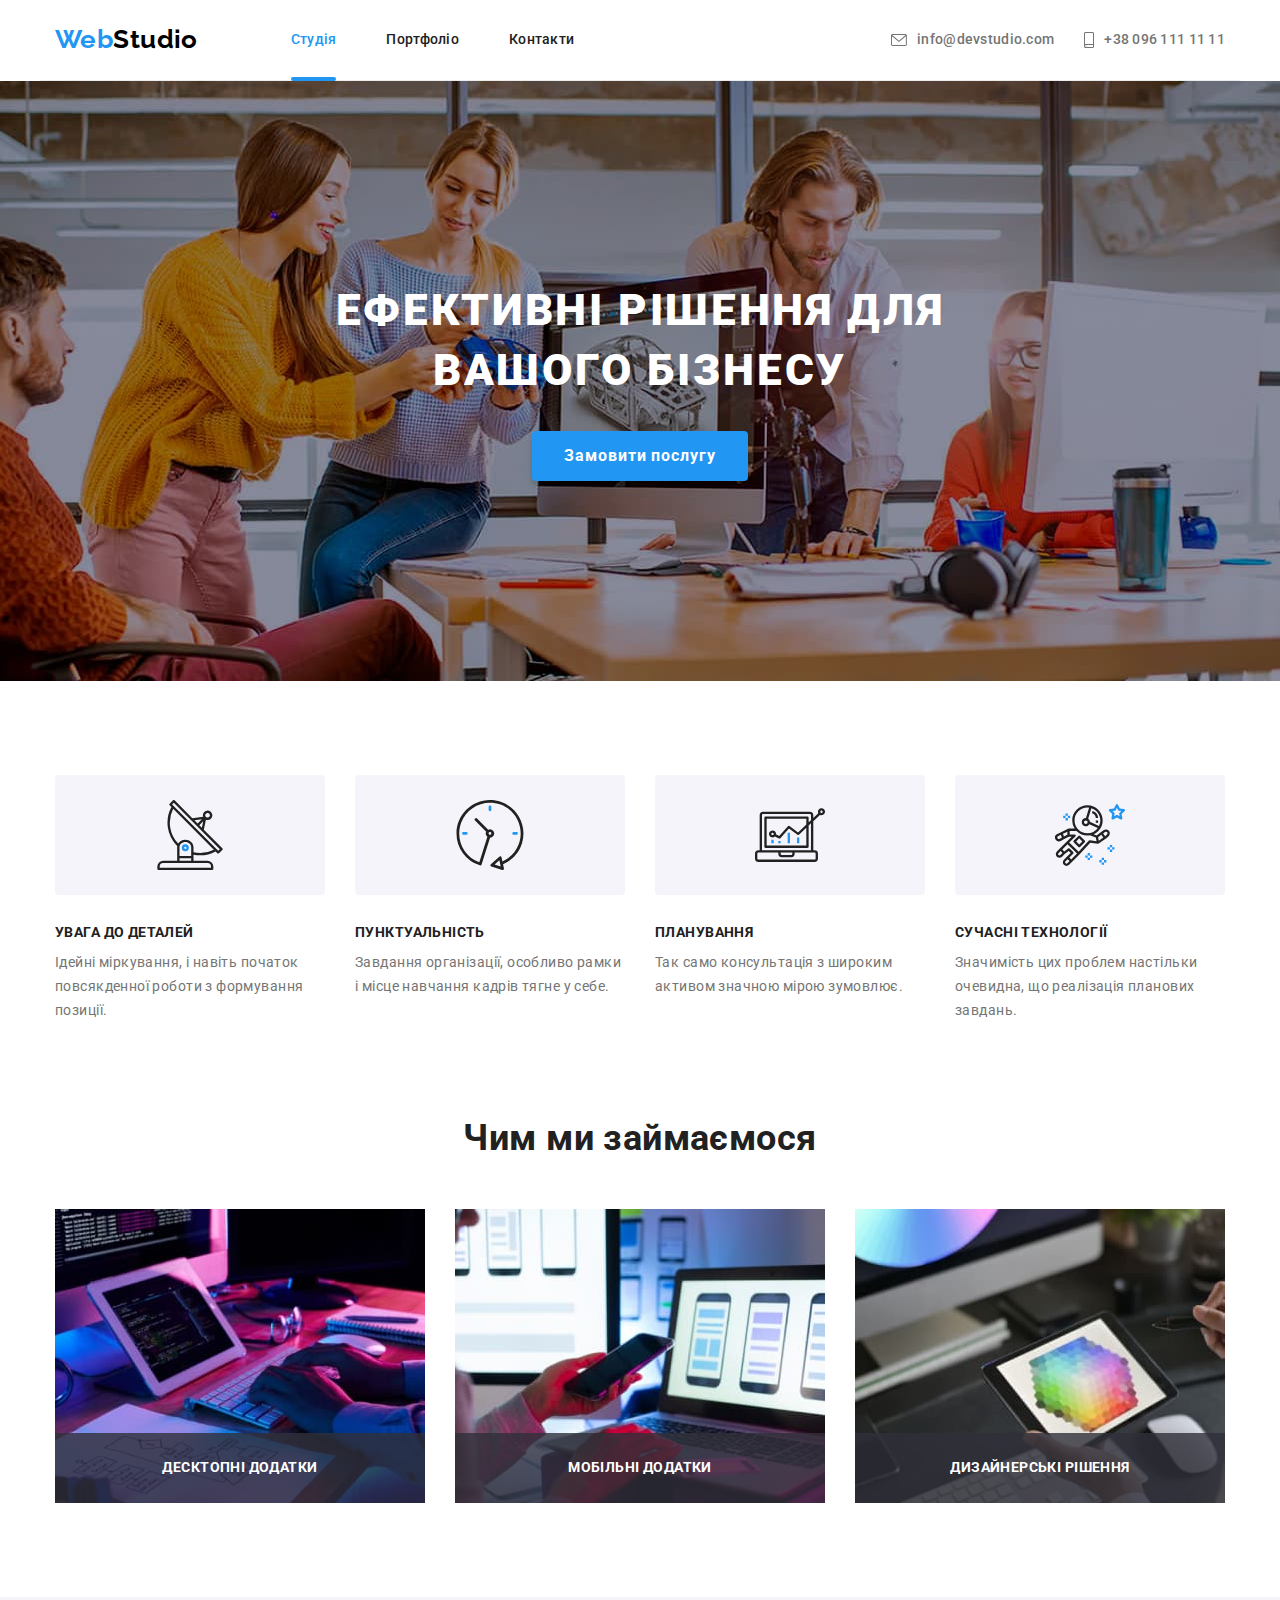
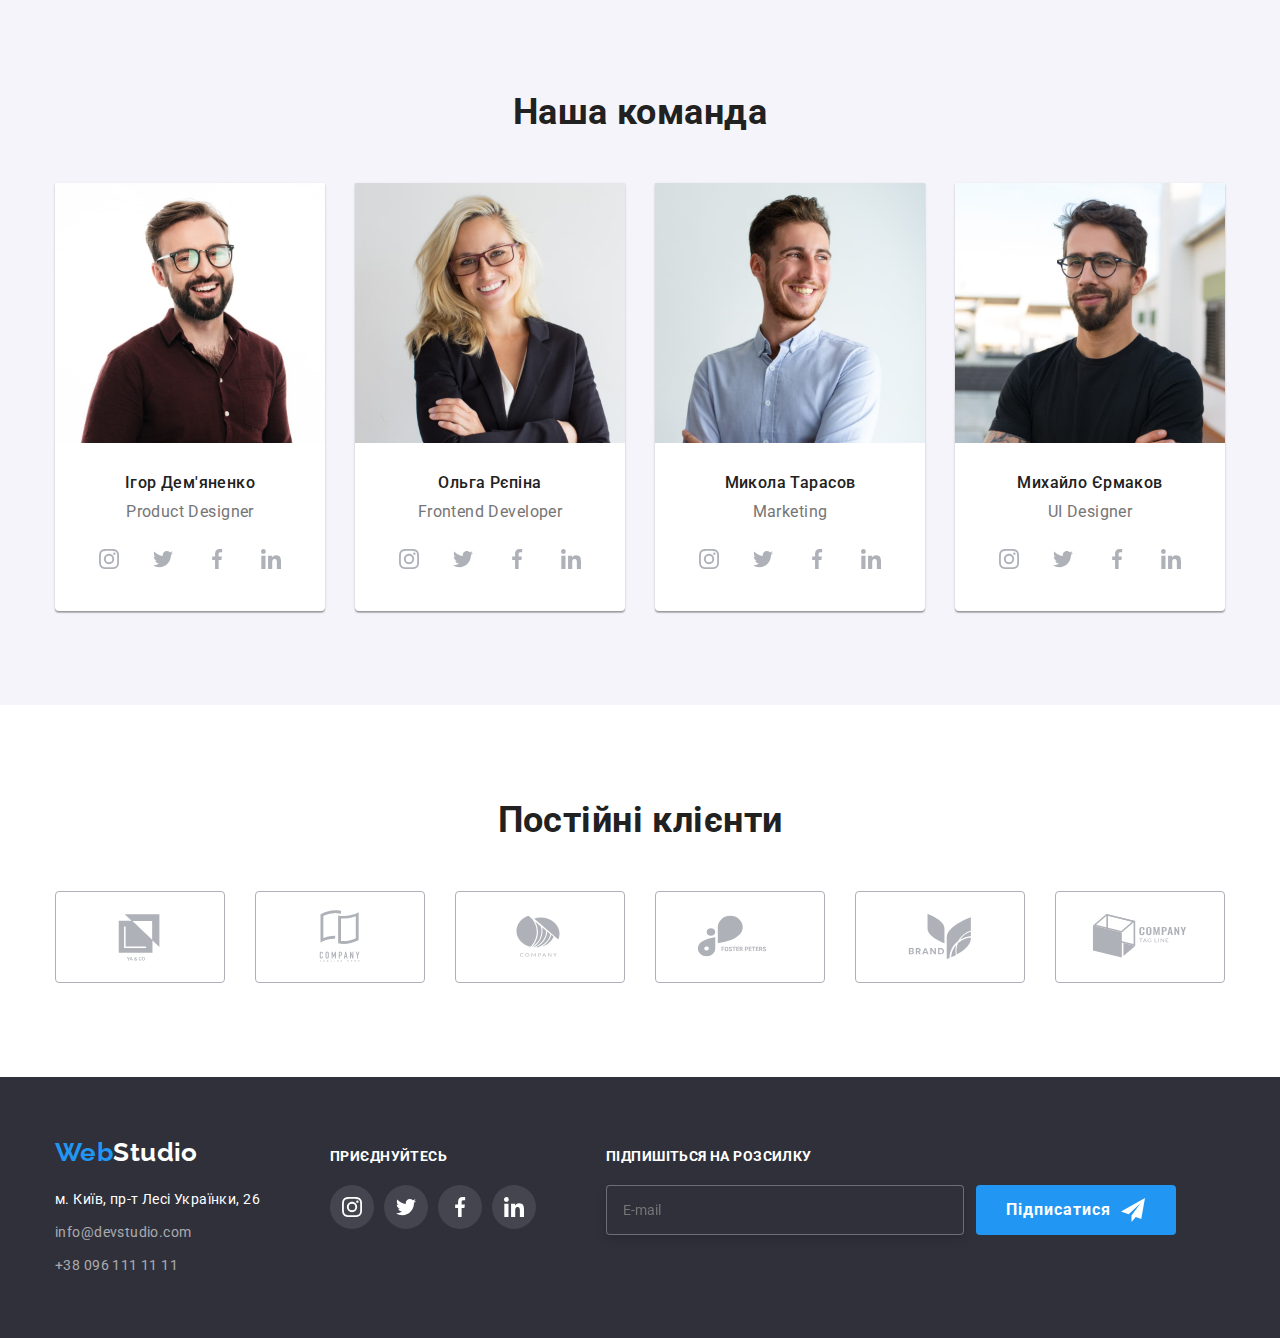
<file: index.html>
<!DOCTYPE html>
<html lang="uk">
  <head>
    <meta charset="UTF-8" />
    <meta http-equiv="X-UA-Compatible" content="IE=edge" />
    <meta name="viewport" content="width=device-width, initial-scale=1.0" />
    <title>WebStudio</title>
    <link rel="preconnect" href="https://fonts.googleapis.com" />
    <link rel="preconnect" href="https://fonts.gstatic.com" crossorigin />
    <link
      href="https://fonts.googleapis.com/css2?family=Raleway:wght@400;500;700&family=Roboto:wght@400;500;700;900&display=swap"
      rel="stylesheet"
    />
    <link
      rel="stylesheet"
      href="https://cdnjs.cloudflare.com/ajax/libs/modern-normalize/1.1.0/modern-normalize.min.css"
    />
    <!-- <link rel="stylesheet" href="./css/styles.css" /> -->
    <link rel="stylesheet" href="./css/main.min.css" />
  </head>

  <body>
    <!--шапка сайта-->

    <header class="page-header">
      <div class="page-header__box container">
        <nav class="page-header__nav">
          <div class="logo">
            <a href="./index.html" class="logo__link logo__header"
              ><span class="logo__item">Web</span>Studio</a
            >
          </div>
          <ul class="site-menu">
            <li class="site-menu__item">
              <a href="./index.html" class="site-menu__link site-menu--current"
                >Студія</a
              >
            </li>

            <li class="site-menu__item">
              <a href="./portfolio.html" class="site-menu__link">Портфоліо</a>
            </li>
            <li class="site-menu__item">
              <a href="#" class="site-menu__link">Контакти</a>
            </li>
          </ul>
        </nav>

        <ul class="contacts-header">
          <li class="contacts-header__item">
            <a class="contacts-header__link" href="mailto:info@devstudio.com"
              ><svg class="contacts-header__icon" width="16" height="12">
                <use href="./sprite.svg#icon-email"></use>
              </svg>
              info@devstudio.com</a
            >
          </li>

          <li class="contacts-header__item">
            <a class="contacts-header__link" href="tel:+380961111111"
              ><svg class="contacts-header__icon" width="10" height="16">
                <use href="./sprite.svg#icon-tel"></use></svg
              >+38 096 111 11 11</a
            >
          </li>
        </ul>
      </div>
    </header>

    <!--головна інформація сайту-->

    <main>
      <!--реклама-->

      <section class="promo">
        <div class="promo__wrapper">
          <div class="container promo__box">
            <h1 class="promo__title">Ефективні рішення для вашого бізнесу</h1>
            <button class="promo__button" type="button" data-modal-open>
              Замовити послугу
            </button>
          </div>
        </div>
      </section>

      <!--наші особливості-->

      <section class="features">
        <div class="features__wrapper">
          <div class="container features__subtitle">
            <ul class="features__category">
              <li class="features-card">
                <div class="features__box">
                  <svg class="features__icon" width="70" height="70">
                    <use href="./sprite.svg#icon-antenna"></use>
                  </svg>
                </div>
                <h3 class="features__title">увага до деталей</h3>
                <p class="features__text">
                  Ідейні міркування, і навіть початок повсякденної роботи з
                  формування позиції.
                </p>
              </li>

              <li class="features-card">
                <div class="features__box">
                  <svg class="features__icon" width="70" height="70">
                    <use href="./sprite.svg#icon-clock"></use>
                  </svg>
                </div>
                <h3 class="features__title">пунктуальність</h3>
                <p class="features__text">
                  Завдання організації, особливо рамки і місце навчання кадрів
                  тягне у себе.
                </p>
              </li>

              <li class="features-card">
                <div class="features__box">
                  <svg class="features__icon" width="70" height="70">
                    <use href="./sprite.svg#icon-diagram"></use>
                  </svg>
                </div>
                <h3 class="features__title">планування</h3>
                <p class="features__text">
                  Так само консультація з широким активом значною мірою
                  зумовлює.
                </p>
              </li>

              <li class="features-card">
                <div class="features__box">
                  <svg class="features__icon" width="70" height="70">
                    <use href="./sprite.svg#icon-astronaut"></use>
                  </svg>
                </div>
                <h3 class="features__title">сучасні технології</h3>
                <p class="features__text">
                  Значимість цих проблем настільки очевидна, що реалізація
                  планових завдань.
                </p>
              </li>
            </ul>
          </div>
        </div>
      </section>

      <!--чим займаємось галерея-->

      <section class="galery">
        <div class="galery__wrapper container">
          <h2 class="galery__title">Чим ми займаємося</h2>
          <ul class="galery__item">
            <li class="galery__icon">
              <img
                src="./images/box1.jpg"
                alt="людина займаєтся програмуванням сайтів"
                width="370"
                height="294"
              />
              <div class="galery__box">
                <p class="galery__text">Десктопні додатки</p>
              </div>
            </li>

            <li class="galery__icon">
              <img
                src="./images/box2.jpg"
                alt="людина займаєтся розробкою мобільних додатків"
                width="370"
                height="294"
              />
              <div class="galery__box">
                <p class="galery__text">Мобільні додатки</p>
              </div>
            </li>

            <li class="galery__icon">
              <img
                src="./images/box3.jpg"
                alt="людина робить дизайн для сайта"
                width="370"
                height="294"
              />
              <div class="galery__box">
                <p class="galery__text">Дизайнерські рішення</p>
              </div>
            </li>
          </ul>
        </div>
      </section>

      <!--герої-->

      <section class="hero">
        <div class="hero__wrapper">
          <div class="container">
            <h2 class="hero__title">Наша команда</h2>
            <ul class="hero__box">

              <li class="hero-meta">
                <div class="hero-meta__wrap">
                  <img
                    class="hero-meta__icon"
                    src="./images/igordemjanko.jpg"
                    alt="чоловік в окулярах"
                    width="270"
                    height="260"
                  />
                  <h3 class="hero-meta__name">Ігор Дем'яненко</h3>
                  <p class="hero-meta__text">Product Designer</p>
                  <div>
                    <ul class="socials">
                      <div class="socials__box">
                        <li class="socials__item">
                          <a class="socials__link" href="#">
                            <svg
                              class="socials__icon instagram"
                              width="20"
                              height="20"
                            >
                              <use href="./sprite.svg#icon-instagram"></use>
                            </svg>
                          </a>
                        </li>
                        <li class="socials__item">
                          <a class="socials__link" href="#">
                            <svg
                              class="socials__icon instagram"
                              width="20"
                              height="20"
                            >
                              <use href="./sprite.svg#icon-twitter"></use>
                            </svg>
                          </a>
                        </li>
                        <li class="socials__item">
                          <a class="socials__link" href="#">
                            <svg
                              class="socials__icon instagram"
                              width="20"
                              height="20"
                            >
                              <use href="./sprite.svg#icon-facebook"></use>
                            </svg>
                          </a>
                        </li>
                        <li class="socials__item">
                          <a class="socials__link" href="#">
                            <svg
                              class="socials__icon instagram"
                              width="20"
                              height="20"
                            >
                              <use href="./sprite.svg#icon-linkedin"></use>
                            </svg>
                          </a>
                        </li>
                      </div>
                    </ul>
                  </div>
                </divc>
              </li>

              <li class="hero-meta">
                <div class="hero-meta__wrap">
                  <img
                    class="hero-meta__icon"
                    src="./images/olgarepina.jpg"
                    alt="жінка в окулярах блондинка"
                    width="270"
                    height="260"
                  />
                  <h3 class="hero-meta__name">Ольга Рєпіна</h3>
                  <p class="hero-meta__text">Frontend Developer</p>
                  <div>
                    <ul class="socials">
                        <div class="socials__box">
                          <li class="socials__item">
                            <a class="socials__link" href="#">
                              <svg
                                class="socials__icon instagram"
                                width="20"
                                height="20"
                              >
                                <use href="./sprite.svg#icon-instagram"></use>
                              </svg>
                            </a>
                          </li>
                          <li class="socials__item">
                            <a class="socials__link" href="#">
                              <svg
                                class="socials__icon instagram"
                                width="20"
                                height="20"
                              >
                                <use href="./sprite.svg#icon-twitter"></use>
                              </svg>
                            </a>
                          </li>
                          <li class="socials__item">
                            <a class="socials__link" href="#">
                              <svg
                                class="socials__icon instagram"
                                width="20"
                                height="20"
                              >
                                <use href="./sprite.svg#icon-facebook"></use>
                              </svg>
                            </a>
                          </li>
                          <li class="socials__item">
                            <a class="socials__link" href="#">
                              <svg
                                class="socials__icon instagram"
                                width="20"
                                height="20"
                              >
                                <use href="./sprite.svg#icon-linkedin"></use>
                              </svg>
                            </a>
                          </li>
                        </div>
                      </ul>
                  </div>
                </divcl>
              </li>

              <li class="hero-meta">
                <div class="hero-meta__wrap">
                  <img
                    class="hero-meta__icon"
                    src="./images/mikolatarasov.jpg"
                    alt="чоловік років 30 в синій сорочці"
                    width="270"
                    height="260"
                  />
                  <h3 class="hero-meta__name">Микола Тарасов</h3>
                  <p class="hero-meta__text">Marketing</p>
                  <div>
                    <ul class="socials">
                        <div class="socials__box">
                          <li class="socials__item">
                            <a class="socials__link" href="#">
                              <svg
                                class="socials__icon instagram"
                                width="20"
                                height="20"
                              >
                                <use href="./sprite.svg#icon-instagram"></use>
                              </svg>
                            </a>
                          </li>
                          <li class="socials__item">
                            <a class="socials__link" href="#">
                              <svg
                                class="socials__icon instagram"
                                width="20"
                                height="20"
                              >
                                <use href="./sprite.svg#icon-twitter"></use>
                              </svg>
                            </a>
                          </li>
                          <li class="socials__item">
                            <a class="socials__link" href="#">
                              <svg
                                class="socials__icon instagram"
                                width="20"
                                height="20"
                              >
                                <use href="./sprite.svg#icon-facebook"></use>
                              </svg>
                            </a>
                          </li>
                          <li class="socials__item">
                            <a class="socials__link" href="#">
                              <svg
                                class="socials__icon instagram"
                                width="20"
                                height="20"
                              >
                                <use href="./sprite.svg#icon-linkedin"></use>
                              </svg>
                            </a>
                          </li>
                        </div>
                      </ul>
                  </div>
                </div>
              </li>

              <li class="hero-meta">
                <div class="hero-meta__wrap">
                  <img
                    class="hero-meta__icon"
                    src="./images/mykhailoermakov.jpg"
                    alt="чоловік в окулярах років 30 в чорній футболці"
                    width="270"
                    height="260"
                  />
                  <h3 class="hero-meta__name">Михайло Єрмаков</h3>
                  <p class="hero-meta__text">UI Designer</p>
                  <div>
                    <ul class="socials">
                        <div class="socials__box">
                          <li class="socials__item">
                            <a class="socials__link" href="#">
                              <svg
                                class="socials__icon instagram"
                                width="20"
                                height="20"
                              >
                                <use href="./sprite.svg#icon-instagram"></use>
                              </svg>
                            </a>
                          </li>
                          <li class="socials__item">
                            <a class="socials__link" href="#">
                              <svg
                                class="socials__icon instagram"
                                width="20"
                                height="20"
                              >
                                <use href="./sprite.svg#icon-twitter"></use>
                              </svg>
                            </a>
                          </li>
                          <li class="socials__item">
                            <a class="socials__link" href="#">
                              <svg
                                class="socials__icon instagram"
                                width="20"
                                height="20"
                              >
                                <use href="./sprite.svg#icon-facebook"></use>
                              </svg>
                            </a>
                          </li>
                          <li class="socials__item">
                            <a class="socials__link" href="#">
                              <svg
                                class="socials__icon instagram"
                                width="20"
                                height="20"
                              >
                                <use href="./sprite.svg#icon-linkedin"></use>
                              </svg>
                            </a>
                          </li>
                        </div>
                      </ul>
                  </div>
                </divcl>
              </li>
            </ul>
          </div>
        </div>
      </section>

      <!--клієнти-->

      <section class="clients">
        <div class="clients__wrapper">
          <h2 class="clients__title">Постійні клієнти</h2>
          <ul class="clients__box">
            <li class="clients__meta">
              <a class="clients__link" href="#"
                ><svg class="clients__icon" width="106px" height="60px">
                  <use href="./sprite.svg#icon-Logo"></use></svg
              ></a>
            </li>
            <li class="clients__meta">
              <a class="clients__link" href="#"
                ><svg class="clients__icon" width="106px" height="60px">
                  <use href="./sprite.svg#icon-Logo-1"></use></svg
              ></a>
            </li>
            <li class="clients__meta">
              <a class="clients__link" href="#"
                ><svg class="clients__icon" width="106px" height="60px">
                  <use href="./sprite.svg#icon-Logo-2"></use></svg
              ></a>
            </li>
            <li class="clients__meta">
              <a class="clients__link" href="#"
                ><svg class="clients__icon" width="106px" height="60px">
                  <use href="./sprite.svg#icon-Logo-3"></use></svg
              ></a>
            </li>
            <li class="clients__meta">
              <a class="clients__link" href="#"
                ><svg class="clients__icon" width="106px" height="60px">
                  <use href="./sprite.svg#icon-Logo-4"></use></svg
              ></a>
            </li>
            <li class="clients__meta">
              <a class="clients__link" href="#"
                ><svg class="clients__icon" width="106px" height="60px">
                  <use href="./sprite.svg#icon-Logo-5"></use></svg
              ></a>
            </li>
          </ul>
        </div>
      </section>
    </main>

    <!--підвал-->

    <footer class="peage-footer">
      <div class="peage-footer__wrapper">
        <div class="container peage-footer__container">
          <!-- лого + контакти -->

          <div class="footer-box">
            <div class="logo">
              <a href="./index.html" class="logo__link logo__footer">
                <span class="logo__item">Web</span>Studio</a
              >
            </div>
            <address>
              <ul class="contact-footer">
                <li class="contact-footer__box">
                  <a
                    class="contact-footer__adress"
                    href="https://goo.gl/maps/y9twBndThVHN9G186"
                    target="_blank"
                    rel="noopener noreferrer"
                    >м. Київ, пр-т Лесі Українки, 26</a
                  >
                </li>

                <li class="contact-footer__box">
                  <a
                    class="contact-footer__link"
                    href="emaito:info@devstudio.com"
                    >info@devstudio.com</a
                  >
                </li>

                <li>
                  <a class="contact-footer__link" href="tel:+380961111111"
                    >+38 096 111 11 11</a
                  >
                </li>
              </ul>
            </address>
          </div>

          <!-- приєднуйтесь -->

          <div class="socials-footer">
            <p class="socials-footer__title">приєднуйтесь</p>
            <ul class="socials-footer__box">
              <li class="socials-footer__item">
                <a class="socials-footer__link" href="#">
                  <svg class="socials-footer__icon instagram">
                    <use href="./sprite.svg#icon-instagram"></use>
                  </svg>
                </a>
              </li>
              <li class="socials-footer__item">
                <a class="socials-footer__link" href="#">
                  <svg class="socials-footer__icon twitter">
                    <use href="./sprite.svg#icon-twitter"></use>
                  </svg>
                </a>
              </li>
              <li class="socials-footer__item">
                <a class="socials-footer__link" href="#">
                  <svg class="socials-footer__icon facebook">
                    <use href="./sprite.svg#icon-facebook"></use>
                  </svg>
                </a>
              </li>
              <li class="socials-footer__item">
                <a class="socials-footer__link" href="#">
                  <svg class="socials-footer__icon linkedin">
                    <use href="./sprite.svg#icon-linkedin"></use>
                  </svg>
                </a>
              </li>
            </ul>
          </div>

          <!-- Підпишіться на розсилку -->

          <div class="mailing-footer">
            <p class="mailing-footer__title">Підпишіться на розсилку</p>
            <form class="mailing-footer__box">
              <div class="mailing-footer__row">
                <label for="mail"></label>
                <input
                  type="email"
                  name="mail"
                  id="mail"
                  placeholder="E-mail"
                  class="mailing-footer__input"
                />
              </div>

              <div class="footer-button">
                <button type="submit" class="footer-button__btn">
                  <span class="footer-button__text">Підписатися</span
                  ><svg class="footer-button__icon" width="24px" height="24px">
                    <use href="./sprite.svg#icon-send"></use>
                  </svg>
                </button>
              </div>
            </form>
          </div>
        </div>
      </div>
    </footer>

    <!-- модальне вікно -->

    <div class="backdrop is-hidden" data-modal>
      <div class="modal">
        <form class="modal-group">
          <p class="modal-form-title">Залиште свої дані, ми вам передзвонимо</p>

          <div class="modal-group-form">
            <div class="form-field">
              <label for="name" class="form-label">Ім'я</label>
              <input
                type="text"
                class="form-input"
                name="name"
                id="name"
                placeholder=""
              />
              <svg class="form-icon" width="18" height="18">
                <use href="./sprite.svg#icon-person"></use>
              </svg>
            </div>

            <div class="form-field">
              <label for="tel" class="form-label">Телефон</label>
              <input
                type="tel"
                class="form-input"
                name="tel"
                id="tel"
                placeholder=""
              />
              <svg class="form-icon" width="18" height="18">
                <use href="./sprite.svg#icon-phone"></use>
              </svg>
            </div>

            <div class="form-field">
              <label for="email" class="form-label">Пошта</label>
              <input
                type="email"
                class="form-input"
                name="email"
                id="email"
                placeholder=""
              />
              <svg class="form-icon" width="18" height="18">
                <use href="./sprite.svg#icon-mail"></use>
              </svg>
            </div>

            <div class="form-field">
              <label for="comment" class="form-label">Коментар</label>
              <textarea
                class="form-comment"
                name="comment"
                id="comment"
                rows="10"
                placeholder="Введіть текст"
              ></textarea>
            </div>
          </div>

          <div class="modal-form-checkbox">
            <label class="checkbox-label">
              <input
                type="checkbox"
                name="checkbox-label"
                value="text"
                id="text"
                class="checkbox-input"
                placeholder=""
              />
              <vsg class="checkbox-icon" width="16" height="15">
                <use href="./sprite.svg#icon-check"></use>
              </vsg>
              <span class="modal-form-text"
                >Погоджуюся з розсилкою та приймаю</span
              ><a href="#" class="modal-form-link">Умови договору</a>
            </label>
          </div>

          <button type="submit" class="modal-form-btn">Відправити</button>
        </form>

        <button type="button" class="modal-btn" data-modal-close>
          <svg class="icon-close-btn" width="18px" height="18px">
            <use href="./sprite.svg#icon-close-btn"></use>
          </svg>
        </button>
      </div>
    </div>
    <script src="./js/modal.js"></script>
  </body>
</html>
</file>
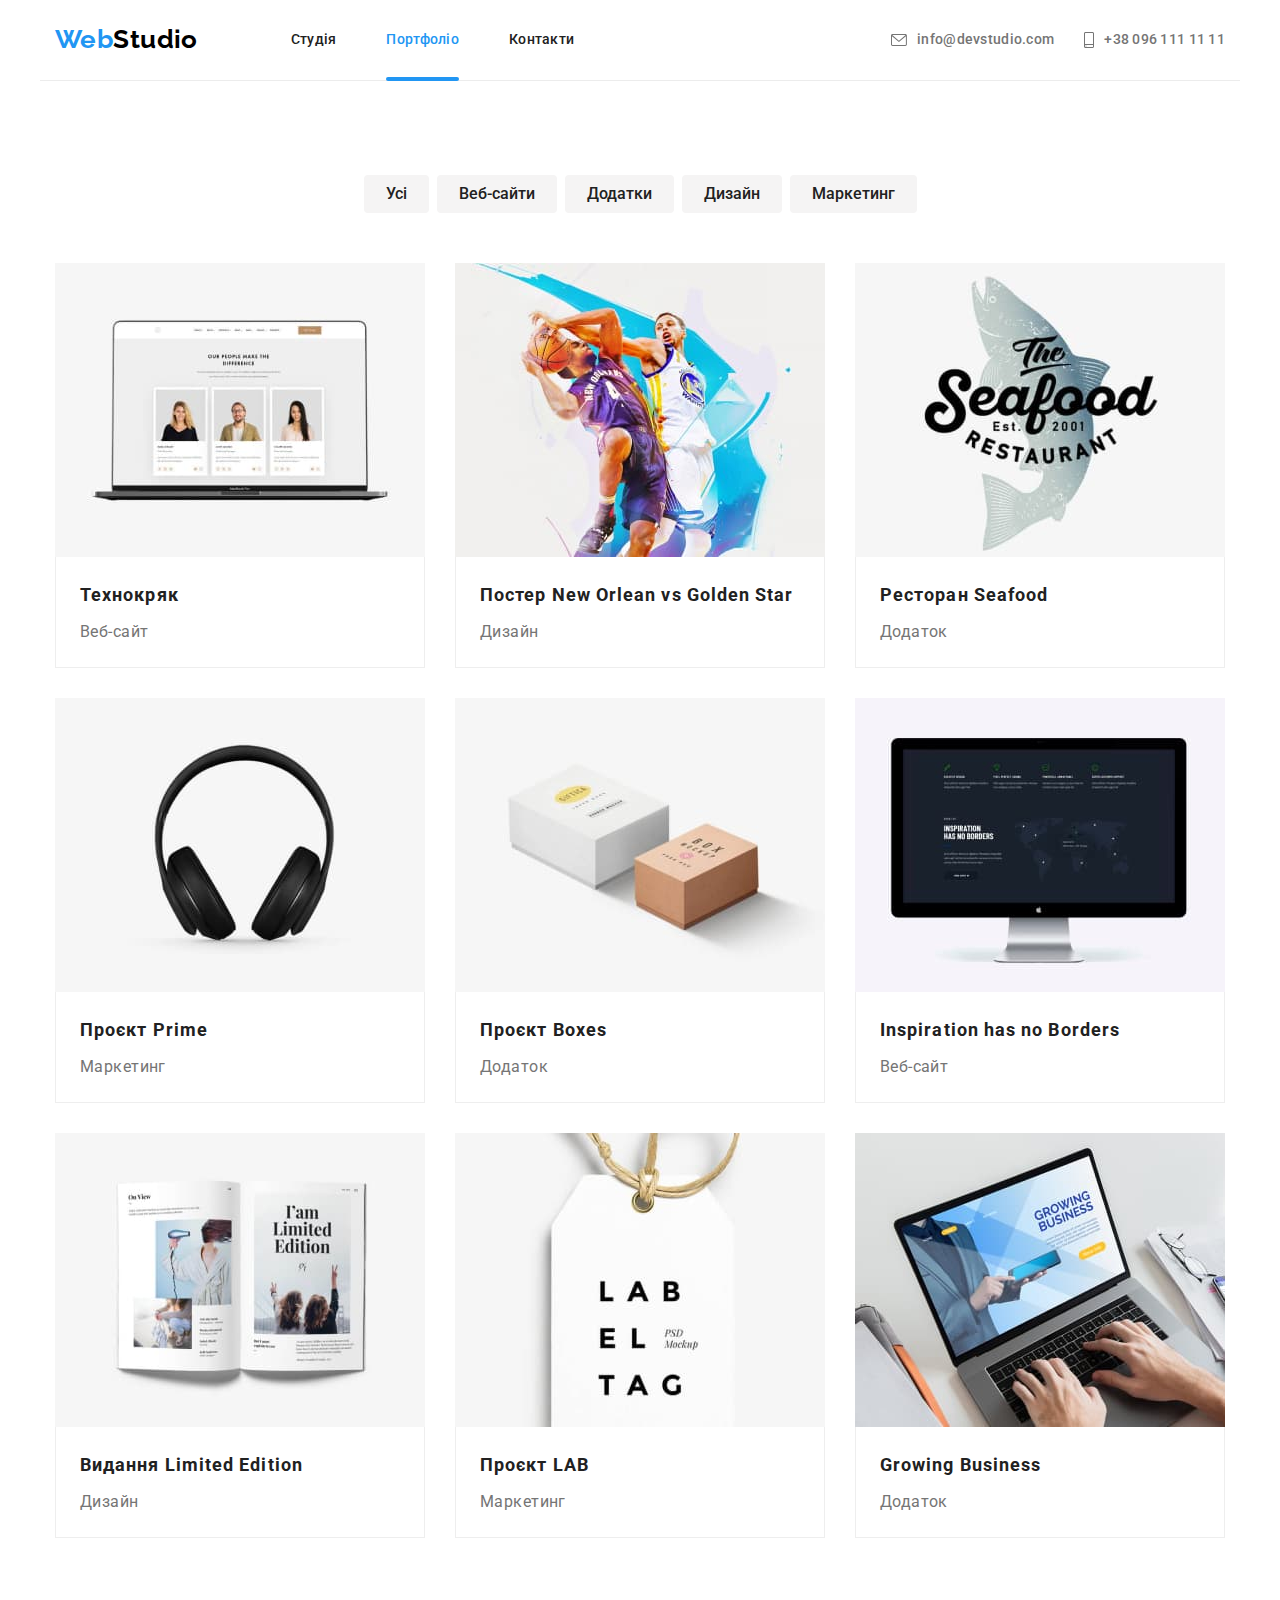
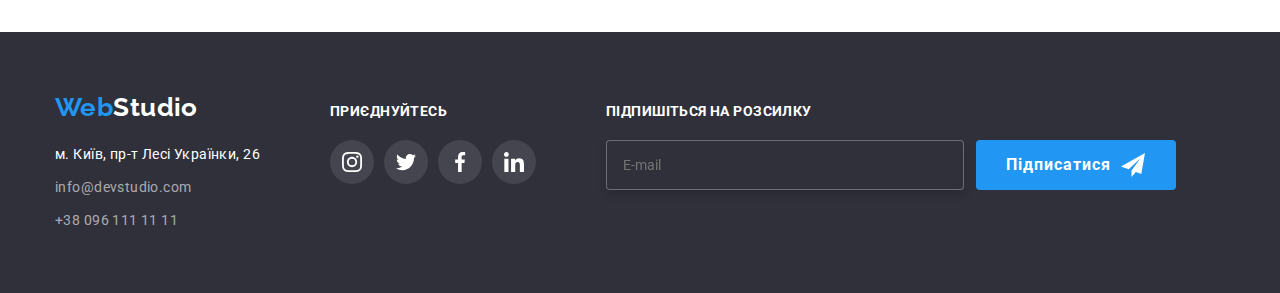
<file: portfolio.html>
<!DOCTYPE html>
<html lang="uk">
  <head>
    <meta charset="UTF-8" />
    <meta http-equiv="X-UA-Compatible" content="IE=edge" />
    <meta name="viewport" content="width=device-width, initial-scale=1.0" />
    <title>WebStudio</title>
    <link rel="preconnect" href="https://fonts.googleapis.com" />
    <link rel="preconnect" href="https://fonts.gstatic.com" crossorigin />
    <link
      href="https://fonts.googleapis.com/css2?family=Raleway:wght@400;500;700&family=Roboto:wght@400;500;700;900&display=swap"
      rel="stylesheet"
    />
    <link
      rel="stylesheet"
      href="https://cdnjs.cloudflare.com/ajax/libs/modern-normalize/1.1.0/modern-normalize.min.css"
    />
    <!-- <link rel="stylesheet" href="./css/styles.css" /> -->
    <link rel="stylesheet" href="./css/main.min.css" />
  </head>

  <body>
    <!--шапка-->

    <header class="page-header">
      <div class="page-header__box container">
        <nav class="page-header__nav">
          <div class="logo">
            <a href="./index.html" class="logo__link logo__header"
              ><span class="logo__item">Web</span>Studio</a
            >
          </div>
          <ul class="site-menu">
            <li class="site-menu__item">
              <a href="./index.html" class="site-menu__link">Студія</a>
            </li>

            <li class="site-menu__item">
              <a
                href="./portfolio.html"
                class="site-menu__link site-menu--current"
                >Портфоліо</a
              >
            </li>
            <li class="item">
              <a href="#" class="site-menu__link">Контакти</a>
            </li>
          </ul>
        </nav>

        <ul class="contacts-header">
          <li class="contacts-header__item">
            <a class="contacts-header__link" href="mailto:info@devstudio.com"
              ><svg class="contacts-header__icon" width="16" height="12">
                <use href="./sprite.svg#icon-email"></use>
              </svg>
              info@devstudio.com</a
            >
          </li>

          <li class="contacts-header__item">
            <a class="contacts-header__link" href="tel:+380961111111"
              ><svg class="contacts-header__icon" width="10" height="16">
                <use href="./sprite.svg#icon-tel"></use></svg
              >+38 096 111 11 11</a
            >
          </li>
        </ul>
      </div>
    </header>

    <!--головна інформація сайту-->

    <main>
      <!--фільтри-->

      <section class="sait-section">
        <div class="sait-section__wrapper">
          <div class="sait-section__box container">
            <h1 class="sait-section__title visually-hidden">portfolio</h1>

            <ul class="site-filters">
              <div class="site-filters__box">
                <li class="site-filters__button-one">
                  <button class="site-filters__button" type="button">
                    Усі
                  </button>
                </li>

                <li class="site-filters__button-two">
                  <button class="site-filters__button" type="button">
                    Веб-сайти
                  </button>
                </li>

                <li class="site-filters__button-three">
                  <button class="site-filters__button" type="button">
                    Додатки
                  </button>
                </li>

                <li class="site-filters__button-four">
                  <button class="site-filters__button" type="button">
                    Дизайн
                  </button>
                </li>

                <li class="site-filters__button-five">
                  <button class="site-filters__button" type="button">
                    Маркетинг
                  </button>
                </li>
              </div>
            </ul>

            <!--основний контент-->

            <ul class="card-set">
              <div class="card-set__wrapper">
                <li class="card-set__aside">
                  <a
                    class="card-set__link"
                    href="#"
                    target="_blank"
                    rel="noopener nofollow noreferrer"
                  >
                    <div class="card-set__box">
                      <img
                        class="card-set__icon"
                        src="./images/laptop.jpg"
                        alt="ноутбук"
                        width="370"
                        height="294"
                      />
                      <div class="card-set__thumb">
                        <p class="card-set__desc">
                          Ресурс пропонує комплексні пропозиції з різним рівнем
                          функціоналу та сервісів. Все це дозволить відвідувачу
                          отримати вичерпні відомості про компанію чи приватну
                          особу.
                        </p>
                      </div>
                    </div>
                    <div class="card-set__wrap">
                      <h2 class="card-set__title">Технокряк</h2>
                      <p class="card-set__text">Веб-сайт</p>
                    </div>
                  </a>
                </li>

                <li class="card-set__aside">
                  <a
                    class="card-set__link"
                    href="#"
                    target="_blank"
                    rel="noopener nofollow noreferrer"
                  >
                    <div class="card-set__box">
                      <img
                        class="card-set__icon"
                        src="./images/basketball-players.jpg"
                        alt="два баскетболысти з мячем"
                        width="370"
                        height="294"
                      />
                      <div class="card-set__thumb">
                        <p class="card-set__desc">
                          Ресурс пропонує комплексні пропозиції з різним рівнем
                          функціоналу та сервісів. Все це дозволить відвідувачу
                          отримати вичерпні відомості про компанію чи приватну
                          особу.
                        </p>
                      </div>
                    </div>
                    <div class="card-set__wrap">
                      <h2 class="card-set__title">
                        Постер New Orlean vs Golden Star
                      </h2>
                      <p class="card-set__text">Дизайн</p>
                    </div></a
                  >
                </li>

                <li class="card-set__aside">
                  <a
                    class="card-set__link"
                    href="#"
                    target="_blank"
                    rel="noopener nofollow noreferrer"
                  >
                    <div class="card-set__box">
                      <img
                        class="card-set__icon"
                        src="./images/fish.jpg"
                        alt="лого на фоні риби"
                        width="370"
                        height="294"
                      />
                      <div class="card-set__thumb">
                        <p class="card-set__desc">
                          Ресурс пропонує комплексні пропозиції з різним рівнем
                          функціоналу та сервісів. Все це дозволить відвідувачу
                          отримати вичерпні відомості про компанію чи приватну
                          особу.
                        </p>
                      </div>
                    </div>
                    <div class="card-set__wrap">
                      <h2 class="card-set__title">Ресторан Seafood</h2>
                      <p class="card-set__text">Додаток</p>
                    </div></a
                  >
                </li>

                <li class="card-set__aside">
                  <a
                    class="card-set__link"
                    href="#"
                    target="_blank"
                    rel="noopener nofollow noreferrer"
                  >
                    <div class="card-set__box">
                      <img
                        class="card-set__icon"
                        src="./images/headphone.jpg"
                        alt="навушники"
                        width="370"
                        height="294"
                      />
                      <div class="card-set__thumb">
                        <p class="card-set__desc">
                          Ресурс пропонує комплексні пропозиції з різним рівнем
                          функціоналу та сервісів. Все це дозволить відвідувачу
                          отримати вичерпні відомості про компанію чи приватну
                          особу.
                        </p>
                      </div>
                    </div>
                    <div class="card-set__wrap">
                      <h2 class="card-set__title">Проєкт Prime</h2>
                      <p class="card-set__text">Маркетинг</p>
                    </div></a
                  >
                </li>

                <li class="card-set__aside">
                  <a
                    class="card-set__link"
                    href="#"
                    target="_blank"
                    rel="noopener nofollow noreferrer"
                  >
                    <div class="card-set__box">
                      <img
                        class="card-set__icon"
                        src="./images/boxes.jpg"
                        alt="дві коробки"
                        width="370"
                        height="294"
                      />
                      <div class="card-set__thumb">
                        <p class="card-set__desc">
                          Ресурс пропонує комплексні пропозиції з різним рівнем
                          функціоналу та сервісів. Все це дозволить відвідувачу
                          отримати вичерпні відомості про компанію чи приватну
                          особу.
                        </p>
                      </div>
                    </div>
                    <div class="card-set__wrap">
                      <h2 class="card-set__title">Проєкт Boxes</h2>
                      <p class="card-set__text">Додаток</p>
                    </div></a
                  >
                </li>

                <li class="card-set__aside">
                  <a
                    class="card-set__link"
                    href="#"
                    target="_blank"
                    rel="noopener nofollow noreferrer"
                  >
                    <div class="card-set__box">
                      <img
                        class="card-set__icon"
                        src="./images/monitor.jpg"
                        alt="монітор"
                        width="370"
                        height="294"
                      />
                      <div class="card-set__thumb">
                        <p class="card-set__desc">
                          Ресурс пропонує комплексні пропозиції з різним рівнем
                          функціоналу та сервісів. Все це дозволить відвідувачу
                          отримати вичерпні відомості про компанію чи приватну
                          особу.
                        </p>
                      </div>
                    </div>
                    <div class="card-set__wrap">
                      <h2 class="card-set__title">
                        Inspiration has no Borders
                      </h2>
                      <p class="card-set__text">Веб-сайт</p>
                    </div></a
                  >
                </li>

                <li class="card-set__aside">
                  <a
                    class="card-set__link"
                    href="#"
                    target="_blank"
                    rel="noopener nofollow noreferrer"
                  >
                    <div class="card-set__box">
                      <img
                        class="card-set__icon"
                        src="./images/book.jpg"
                        alt="книга"
                        width="370"
                        height="294"
                      />
                      <div class="card-set__thumb">
                        <p class="card-set__desc">
                          Ресурс пропонує комплексні пропозиції з різним рівнем
                          функціоналу та сервісів. Все це дозволить відвідувачу
                          отримати вичерпні відомості про компанію чи приватну
                          особу.
                        </p>
                      </div>
                    </div>
                    <div class="card-set__wrap">
                      <h2 class="card-set__title">Видання Limited Edition</h2>
                      <p class="card-set__text">Дизайн</p>
                    </div></a
                  >
                </li>

                <li class="card-set__aside">
                  <a
                    class="card-set__link"
                    href="#"
                    target="_blank"
                    rel="noopener nofollow noreferrer"
                  >
                    <div class="card-set__box">
                      <img
                        class="card-set__icon"
                        src="./images/badge.jpg"
                        alt="бейджик"
                        width="370"
                        height="294"
                      />
                      <div class="card-set__thumb">
                        <p class="card-set__desc">
                          Ресурс пропонує комплексні пропозиції з різним рівнем
                          функціоналу та сервісів. Все це дозволить відвідувачу
                          отримати вичерпні відомості про компанію чи приватну
                          особу.
                        </p>
                      </div>
                    </div>
                    <div class="card-set__wrap">
                      <h2 class="card-set__title">Проєкт LAB</h2>
                      <p class="card-set__text">Маркетинг</p>
                    </div></a
                  >
                </li>

                <li class="card-set__aside">
                  <a
                    class="card-set__link"
                    href="#"
                    target="_blank"
                    rel="noopener nofollow noreferrer"
                  >
                    <div class="card-set__box">
                      <img
                        class="card-set__icon"
                        src="./images/working-laptop.jpg"
                        alt="ноутбук на якому працьують"
                        width="370"
                        height="294"
                      />
                      <div class="card-set__thumb">
                        <p class="card-set__desc">
                          Ресурс пропонує комплексні пропозиції з різним рівнем
                          функціоналу та сервісів. Все це дозволить відвідувачу
                          отримати вичерпні відомості про компанію чи приватну
                          особу.
                        </p>
                      </div>
                    </div>
                    <div class="card-set__wrap">
                      <h2 class="card-set__title">Growing Business</h2>
                      <p class="card-set__text">Додаток</p>
                    </div></a
                  >
                </li>
              </div>
            </ul>
          </div>
        </div>
      </section>
    </main>

    <!--підвал-->

    <footer class="peage-footer">
      <div class="peage-footer__wrapper">
        <div class="container peage-footer__container">
          <!-- лого + контакти -->

          <div class="footer-box">
            <div class="logo">
              <a href="./index.html" class="logo__link logo__footer">
                <span class="logo__item">Web</span>Studio</a
              >
            </div>
            <address>
              <ul class="contact-footer">
                <li class="contact-footer__box">
                  <a
                    class="contact-footer__adress"
                    href="https://goo.gl/maps/y9twBndThVHN9G186"
                    target="_blank"
                    rel="noopener noreferrer"
                    >м. Київ, пр-т Лесі Українки, 26</a
                  >
                </li>

                <li class="contact-footer__box">
                  <a
                    class="contact-footer__link"
                    href="emaito:info@devstudio.com"
                    >info@devstudio.com</a
                  >
                </li>

                <li>
                  <a class="contact-footer__link" href="tel:+380961111111"
                    >+38 096 111 11 11</a
                  >
                </li>
              </ul>
            </address>
          </div>

          <!-- приєднуйтесь -->

          <div class="socials-footer">
            <p class="socials-footer__title">приєднуйтесь</p>
            <ul class="socials-footer__box">
              <li class="socials-footer__item">
                <a class="socials-footer__link" href="#">
                  <svg class="socials-footer__icon instagram">
                    <use href="./sprite.svg#icon-instagram"></use>
                  </svg>
                </a>
              </li>
              <li class="socials-footer__item">
                <a class="socials-footer__link" href="#">
                  <svg class="socials-footer__icon twitter">
                    <use href="./sprite.svg#icon-twitter"></use>
                  </svg>
                </a>
              </li>
              <li class="socials-footer__item">
                <a class="socials-footer__link" href="#">
                  <svg class="socials-footer__icon facebook">
                    <use href="./sprite.svg#icon-facebook"></use>
                  </svg>
                </a>
              </li>
              <li class="socials-footer__item">
                <a class="socials-footer__link" href="#">
                  <svg class="socials-footer__icon linkedin">
                    <use href="./sprite.svg#icon-linkedin"></use>
                  </svg>
                </a>
              </li>
            </ul>
          </div>

          <!-- Підпишіться на розсилку -->

          <div class="mailing-footer">
            <p class="mailing-footer__title">Підпишіться на розсилку</p>
            <form class="mailing-footer__box">
              <div class="mailing-footer__row">
                <label for="mail"></label>
                <input
                  type="email"
                  name="mail"
                  id="mail"
                  placeholder="E-mail"
                  class="mailing-footer__input"
                />
              </div>

              <div class="footer-button">
                <button type="submit" class="footer-button__btn">
                  <span class="footer-button__text">Підписатися</span
                  ><svg class="footer-button__icon" width="24px" height="24px">
                    <use href="./sprite.svg#icon-send"></use>
                  </svg>
                </button>
              </div>
            </form>
          </div>
        </div>
      </div>
    </footer>
  </body>
</html>
</file>
<file: css/styles.css>
/* основний фон та колір тексту */
:root {
  --accent-color: #2196f3;
  --primary-color-title: #212121;
  --color-nav: #212121;
  --color-bg-promo-footer: #2f303a;
  --primary-color-text: #757575;
  --primary-color-bacground: #ffffff;
  --color-logo-primary: #000000;
  --color-bg-hero: #f5f4fa;
  --color-text-promo: #ffffff;
  --color-link-contacts: rgba(255, 255, 255, 0.6);
  --primary-color-socials-clients: #afb1b8;
  --secondary-color-socials: #ffffff;
  --footer-primary-text-color: #ffffff;
  --buttom-secondary-color: #188ce8;
}

body {
  font-family: "Roboto", sans-serif;
  font-size: 14px;
  letter-spacing: 0.03em;
  background-color: var(--primary-color-bacground);
  color: var(--primary-color-text);
}

p,
a,
h1,
h2,
h3,
h4 {
  margin: 0 0;
}

ul {
  margin: 0 0;
  padding-left: 0;
}

img {
  display: block;
  max-width: 100%;
  height: auto;
}

/* удалення крапочок напроти пунктів списку */
ul {
  list-style: none;
}

.container {
  margin-top: 0;
  margin-bottom: 0;
  margin-left: auto;
  margin-right: auto;
  padding-left: 15px;
  padding-right: 15px;
  width: 1200px;
}

/* шапка */

/* .page-header {
  align-items: center;
  border-bottom: 1px solid #ececec;
} */

.page-header__box {
  display: flex;
  border-bottom: 1px solid #ececec;
}

.page-header__nav {
  display: flex;
}

/* логотип */

/* .logo-link {
  margin-right: 93px;

  font-family: "Raleway", sans-serif;
  font-weight: 700;
  font-size: 26px;
  line-height: 1.19;
  text-decoration: none;

  color: var(--color-logo-primary);
} */

.logo__link {
  font-family: "Raleway", sans-serif;
  font-weight: 700;
  font-size: 26px;
  line-height: 1.19;
  text-decoration: none;

  color: var(--color-logo-primary);
}

.logo__item {
  color: var(--accent-color);
}

.logo__header {
  display: flex;
  align-items: center;
  padding-top: 24px;
  padding-bottom: 25px;
  margin-right: 93px;
}

/* .container .logo {
  color: var(--accent-color);
} */

/* навігація сайту */

.site-menu {
  display: flex;

  margin-top: 0;
  margin-bottom: 0;
}

.site-menu--current {
  position: relative;
}

.site-menu--current::after {
  content: "";
  position: absolute;
  left: 0;
  bottom: -1px;
  display: block;
  width: 100%;
  height: 4px;
  border-radius: 2px;
  background-color: var(--accent-color);
}

.site-menu__link:hover,
.site-menu__link:focus {
  color: var(--accent-color);
  transition: color 250ms cubic-bezier(0.4, 0, 0.2, 1);
}

.site-menu__link {
  display: block;
  padding-top: 32px;
  padding-bottom: 32px;

  text-decoration: none;
  font-weight: 500;
  font-size: 14px;
  line-height: 1.14;
  letter-spacing: 0.02em;

  color: var(--color-nav);
  transition: color 250ms cubic-bezier(0.4, 0, 0.2, 1);
}

.site-menu__item {
  margin-right: 50px;
}

.site-menu__item:last-child {
  margin-right: 0;
}

.site-menu--current {
  color: var(--accent-color);
}

/* контакти хедер */

.contacts-header {
  display: flex;
  margin-left: auto;
  gap: 30px;
}

.contacts-header__link:hover,
.contacts-header__link:focus {
  color: var(--accent-color);
  transition: color 250ms cubic-bezier(0.4, 0, 0.2, 1);
}

.contacts-header__link:hover .header-contacts-icon,
.contacts-header__link:focus .header-contacts-icon {
  fill: var(--accent-color);
  transition: fill 250ms cubic-bezier(0.4, 0, 0.2, 1);
}

.contacts-header__link {
  display: block;
  display: flex;
  padding-top: 32px;
  padding-bottom: 32px;
  align-items: center;
  justify-content: center;

  font-weight: 500;
  font-size: 14px;
  line-height: 1.14;
  letter-spacing: 0.02em;
  text-decoration: none;

  color: var(--primary-color-text);
  transition: color 250ms cubic-bezier(0.4, 0, 0.2, 1);
}

.contacts-header__icon {
  fill: currentColor;
  margin-right: 10px;
}

/* головна інформація сайту */

/* сторінка портфоліо */

/* фільтри */

.sait-section__wrapper {
  padding-top: 94px;
  padding-bottom: 94px;
}

.site-filters__box {
  display: flex;
  margin-bottom: 50px;
  gap: 8px;
  justify-content: center;

  color: var(--color-nav);
  cursor: pointer;
}

.visually-hidden {
  position: absolute;
  width: 1px;
  height: 1px;
  margin: -1px;
  border: 0;
  padding: 0;

  white-space: nowrap;
  clip-path: inset(100%);
  clip: rect(0 0 0 0);
  overflow: hidden;
}

.site-filters__button:hover,
.site-filters__button:focus {
  background-color: var(--accent-color);
  color: #ffffff;
  box-shadow: 0px 3px 1px rgba(0, 0, 0, 0.1), 0px 1px 2px rgba(0, 0, 0, 0.08),
    0px 2px 2px rgba(0, 0, 0, 0.12);
  border-radius: 4px;
  cursor: pointer;
  transition: box-shadow 250ms cubic-bezier(0.4, 0, 0.2, 1),
    color 250ms cubic-bezier(0.4, 0, 0.2, 1);
}

.site-filters__button {
  text-align: center;
  align-items: center;
  padding: 6px 22px;
  height: 38px;

  font-weight: 500;
  font-size: 16px;
  line-height: 1.63;
  font-family: inherit;
  background-color: #f5f4f4;
  color: var(--color-nav);
  border-color: transparent;
  border: none;
  border-radius: 4px;
  transition: background-color 250ms cubic-bezier(0.4, 0, 0.2, 1);
}

/* .site-filters__button-one {
  width: 73px;
}

.site-filters__button-two {
  width: 125px;
}

.site-filters__button-three {
  width: 112px;
}

.site-filters__button-four {
  width: 103px;
}

.site-filters__button-five {
  width: 130px;
} */

/* card */

.card-set__wrapper {
  display: flex;
  flex-wrap: wrap;
  gap: 30px;
}

.card-set__aside {
  display: block;
  width: calc((100% - 60px) / 3);
}

.card-set__link:hover,
.card-set__link:focus {
  display: block;
  box-shadow: 0px 1px 1px rgba(0, 0, 0, 0.12), 0px 4px 4px rgba(0, 0, 0, 0.06),
    1px 4px 6px rgba(0, 0, 0, 0.16);
}

.card-set__box {
  display: flex;
  position: relative;
  overflow: hidden;
}

.card-set__box::before {
  content: "";
  display: inline-block;
  position: absolute;
  width: 100%;
  height: 100%;

  transform: translateY(101%);
  transition: transform 250ms cubic-bezier(0.4, 0, 0.2, 1);

  background-color: rgba(33, 150, 243, 0.9);
}

.card-set__link:hover .card-set__box::before {
  transform: translateY(0);
}

.card-set__link:hover .card-set__thumb {
  transform: translateY(0);
}

.card-set__thumb {
  position: absolute;
  top: 0;
  left: 0;
  width: 100%;
  height: 100%;

  transform: translateY(100%);
  transition: transform 250ms cubic-bezier(0.4, 0, 0.2, 1);
}

.card-set__desc {
  font-family: "Roboto" sans-serif;
  font-style: normal;
  font-weight: 400;
  font-size: 18px;
  line-height: 1.56;
  padding: 63px 24px;

  letter-spacing: 0.03em;

  color: #ffffff;
}

.card-set__wrap {
  padding: 20px 24px;

  border: 1px solid #eeeeee;
  border-top: none;
}

.card-set__link {
  text-decoration: none;
}

.card-set__title {
  font-weight: 700;
  font-size: 18px;
  line-height: 2;
  letter-spacing: 0.06em;
  margin-bottom: 4px;
  color: var(--primary-color-title);
}

.card-set__text {
  font-size: 16px;
  line-height: 1.88;
  color: var(--primary-color-text);
}

/* секція реклама */

.promo__wrapper {
  padding-top: 200px;
  padding-bottom: 200px;
  margin: 0 auto;

  background-color: var(--color-bg-promo-footer);
  background-image: url(../images/promo-bg.jpg);
  background-repeat: no-repeat;
  background-position: center;
  background-size: cover;
  height: 600px;
  max-width: 1600px;
}

.promo__box {
  text-align: center;
}

.promo__title {
  margin-bottom: 30px;
  max-width: 696px;
  text-align: center;
  margin-right: auto;
  margin-left: auto;

  font-weight: 900;
  font-size: 44px;
  line-height: 1.36;
  letter-spacing: 0.06em;
  text-transform: uppercase;
  color: var(--color-text-promo);
}

.promo__button {
  min-width: 216px;
  height: 50px;
  border-radius: 4px;

  font-family: "Roboto";
  font-weight: 700;
  font-size: 16px;
  line-height: 1.88;
  letter-spacing: 0.06em;

  background-color: var(--accent-color);
  color: var(--color-text-promo);
  border-color: transparent;
  box-shadow: 0px 4px 4px rgba(0, 0, 0, 0.15);
  cursor: pointer;
}

.promo__button:hover,
.promo__button:focus {
  background-color: var(--buttom-secondary-color);
  color: var(--color-text-promo);
}

/* наші особливості */

.features__wrapper {
  padding-top: 94px;
  padding-bottom: 94px;
}

.features__category {
  display: flex;
  flex-wrap: wrap;
  margin-right: -30px;
}

.features-card {
  flex-basis: calc(100% / 4 - 30px);
  margin-right: 30px;
}

.features__box {
  width: 270px;
  height: 120px;

  background-color: var(--color-bg-hero);
  border: 1px solid var(--color-bg-hero);
  border-radius: 4px;

  display: flex;
  align-items: center;
  justify-content: center;
  margin-bottom: 30px;
}

.features__icon {
  width: 70px;
  height: 70px;
}

.features__title {
  margin-bottom: 10px;

  font-weight: 700;
  font-size: 14px;
  line-height: 1.14;
  text-transform: uppercase;
  color: var(--primary-color-title);
}

.features__text {
  font-size: 14px;
  line-height: 1.71;
}

.features__card:last-child {
  margin-right: 0;
}

/* чим ми займаємось галерея */

.galery__wrapper {
  padding-bottom: 94px;
}

.galery__item {
  gap: 30px;
  display: flex;
}

.galery__icon {
  position: relative;
  width: 370px;
  height: 294px;
}

.galery__item:last-child {
  margin-right: 0;
}

.galery__title {
  margin-bottom: 50px;

  font-weight: 700;
  font-size: 36px;
  line-height: 1.17;
  text-align: center;

  color: var(--primary-color-title);
}

.galery__box {
  position: absolute;
  display: flex;
  width: 370px;
  height: 70px;
  align-items: center;
  justify-content: center;
  bottom: 0px;

  background: rgba(47, 48, 58, 0.8);
}

.galery__text {
  font-family: "Roboto" sans-serif;
  font-weight: 700;
  font-size: 14px;
  line-height: 1.14;
  letter-spacing: 0.03em;
  text-transform: uppercase;

  color: #ffffff;
}

/* герої */

.hero__wrapper {
  padding: 94px 0;
  background-color: var(--color-bg-hero);
}

.hero__title {
  margin-bottom: 50px;
  text-align: center;

  font-weight: 700;
  font-size: 36px;
  line-height: 1.17;
  color: var(--primary-color-title);
}

.hero__box {
  display: flex;
  gap: 30px;
  /* flex-basis: calc((100% - 90px) / 4); */
  /* flex-basis: calc(100% / 4 - 90px); */
}

.hero-meta__wrap {
  display: block;
  align-items: center;
  justify-content: center;
  width: 270px;
  height: 428px;

  box-shadow: 0px 1px 3px rgba(0, 0, 0, 0.12), 0px 1px 1px rgba(0, 0, 0, 0.14),
    0px 2px 1px rgba(0, 0, 0, 0.2);
  border-radius: 0px 0px 4px 4px;

  background-color: var(--primary-color-bacground);
}

.hero-meta__icon {
  margin-bottom: 30px;
}

.hero-meta__name {
  text-align: center;
  margin-bottom: 10px;
  font-weight: 500;
  font-size: 16px;
  line-height: 1.19;
  color: var(--primary-color-title);
}

.hero-meta__text {
  text-align: center;
  margin-bottom: 16px;
  font-size: 16px;
  line-height: 1.19;
}

/* герої соц-мережі */

.socials__box {
  display: flex;
  align-items: center;
  justify-content: center;
  gap: 10px;
}

.socials__link {
  width: 44px;
  height: 44px;
  display: flex;
  align-items: center;
  justify-content: center;

  /* fill: var(--primary-socials-clients-color); */
  /* transition: background-color 250ms cubic-bezier(0.4, 0, 0.2, 1); */
}

.socials__link:hover,
.socials__link:focus {
  background-color: var(--accent-color);
  border-radius: 50%;
  transition: background-color 250ms cubic-bezier(0.4, 0, 0.2, 1);
}

.socials__link:hover .socials__icon,
.socials__link:focus .socials__icon {
  fill: var(--secondary-color-socials);
  transition: fill 250ms cubic-bezier(0.4, 0, 0.2, 1);
}

.socials__icon {
  fill: var(--primary-color-socials-clients);
  transition: fill 250ms cubic-bezier(0.4, 0, 0.2, 1);
}

/* кліенти */

.clients__wrapper {
  border-color: var(--primary-color-bacground);
  padding-top: 94px;
  padding-bottom: 94px;
}

.clients__title {
  margin-bottom: 50px;
  text-align: center;

  font-weight: 700;
  font-size: 36px;
  line-height: 1.17;
  color: var(--primary-color-title);
}

.clients__box {
  display: flex;

  /* формули не працьують чомусь */
  /* flex-basis: calc(100% / 6 - 150px);
  flex-basis: calc((100% - 150px) / 6); */

  gap: 30px;
  justify-content: center;
  align-items: center;
}

.clients__meta:hover,
.clients__meta:focus {
  border-color: var(--accent-color);
}

.clients__link {
  display: flex;
  width: 170px;
  height: 92px;
  border: 1px solid #afb1b8;
  border-radius: 4px;
  display: flex;
  align-items: center;
  justify-content: center;

  transition: border-color 250ms linear, cubic-bezier(0.4, 0, 0.2, 1);
}

.clients__link:hover,
.clients__link:focus {
  border-color: var(--accent-color);
  transition: border-color 250ms cubic-bezier(0.4, 0, 0.2, 1);
}

.clients__icon {
  border-color: var(--accent-color);
  width: 106px;
  height: 60px;
  fill: var(--primary-color-socials-clients);
  transition: fill 250ms cubic-bezier(0.4, 0, 0.2, 1);
}

.clients__link:hover .clients__icon,
.clients__link:focus .clients__icon {
  fill: var(--accent-color);
  transition: fill 250ms cubic-bezier(0.4, 0, 0.2, 1);
}

/* підвал */

.peage-footer__wrapper {
  padding: 60px 0;
  background-color: var(--color-bg-promo-footer);
}

.peage-footer__container {
  display: flex;
  align-items: baseline;
  gap: 70px;
}

/* .logo__link {
  text-decoration: none;
  color: #ffffff;
} */

.logo__footer {
  display: inline-block;
  text-decoration: none;
  color: var(--footer-primary-text-color);
  margin-right: 0px;
  margin-bottom: 20px;
}

.contact-footer__box {
  margin-bottom: 9px;
}

.contact-footer__adress:hover,
.contact-footer__adress:focus {
  background-color: var(--color-bg-promo-footer);
  color: var(--accent-color);
  transition: color 250ms cubic-bezier(0.4, 0, 0.2, 1);
}

.contact-footer__adress {
  text-decoration: none;
  font-style: normal;
  line-height: 1.71;
  color: var(--footer-primary-text-color);
  transition: color 250ms cubic-bezier(0.4, 0, 0.2, 1);
}

.contact-footer__link:hover,
.contact-footer__link:focus {
  background-color: var(--color-bg-promo-footer);
  color: var(--accent-color);
  transition: color 250ms cubic-bezier(0.4, 0, 0.2, 1);
}

.contact-footer__link {
  margin-bottom: 9px;

  line-height: 1.71;
  color: var(--color-link-contacts);
  font-style: normal;
  text-decoration: none;
  transition: color 250ms cubic-bezier(0.4, 0, 0.2, 1);
}

/* підвал соц-мережі */

.socials-footer__title {
  font-family: "Roboto";
  font-weight: 700;
  font-size: 14px;
  line-height: 1.14;
  letter-spacing: 0.03em;
  text-transform: uppercase;
  margin-bottom: 20px;

  color: #ffffff;
}

.socials-footer__box {
  display: flex;
  gap: 10px;
}

.socials-footer__link {
  display: flex;
  width: 44px;
  height: 44px;
  margin: 0;
  align-items: center;
  justify-content: center;
  background: rgba(255, 255, 255, 0.1);
  border-radius: 50%;

  /* transition-property: background-color;
  transition: background-color 250ms linear;
  transition-timing-function: cubic-bezier(0.4, 0, 0.2, 1); */
  transition: background-color 250ms cubic-bezier(0.4, 0, 0.2, 1);
}

.socials-footer__link:hover,
.socials-footer__link:focus {
  background-color: var(--accent-color);
  transition: background-color 250ms cubic-bezier(0.4, 0, 0.2, 1);
}

.socials-footer__icon {
  width: 20px;
  height: 20px;
  fill: var(--secondary-color-socials);
}

/* Підпишіться на розсилку */

.mailing-footer__title {
  font-family: "Roboto" sans-serif;
  font-weight: 700;
  font-size: 14px;
  line-height: 1.14;
  letter-spacing: 0.03em;
  text-transform: uppercase;
  margin-bottom: 20px;

  color: var(--footer-primary-text-color);
}

.mailing-footer__box {
  display: flex;
}

.mailing-footer__row {
  width: 358px;
  height: 50px;
}

.mailing-footer__input {
  width: 358px;
  height: 50px;
  margin: 0;
  padding: 15px 16px;
  background-color: var(--color-bg-promo-footer);
  border: 1px solid rgba(255, 255, 255, 0.3);
  filter: drop-shadow(0px 4px 4px rgba(0, 0, 0, 0.15));
  border-radius: 4px;

  transition: border-color 250ms cubic-bezier(0.4, 0, 0.2, 1);
}

.mailing-footer__input:hover,
.mailing-footer__input:focus {
  color: #ffffff;
  border-color: var(--accent-color);
  outline: none;
  transition: border-color 250ms cubic-bezier(0.4, 0, 0.2, 1);
}

.footer-button__btn {
  font-family: "Roboto";
  font-weight: 700;
  font-size: 16px;
  line-height: 1.88;
  padding: 10px 28px;
  gap: 10px;
  margin-left: 12px;
  width: 200px;
  height: 50px;

  display: flex;
  align-items: center;
  text-align: center;
  letter-spacing: 0.06em;

  color: #ffffff;
  background: var(--accent-color);

  border-radius: 4px;
  border-color: transparent;
  cursor: pointer;

  transition: box-shadow 250ms cubic-bezier(0.4, 0, 0.2, 1);
}

.footer-button__btn:hover,
.footer-button__btn:focus {
  background-color: var(--buttom-secondary-color);
  box-shadow: 0px 4px 4px rgba(0, 0, 0, 0.15);
  transition: box-shadow 250ms cubic-bezier(0.4, 0, 0.2, 1),
    background-color 250ms cubic-bezier(0.4, 0, 0.2, 1);
}

/* модальне вікно */

.backdrop {
  position: fixed;
  top: 0;
  left: 0;
  width: 100%;
  height: 100%;
  background-color: transparent;
  transition: opacity 250ms linear, visibility 250ms;
}

.backdrop.is-hidden .modal {
  transform: translate(-50%, -50%) scale(0);
}

.modal {
  width: 528px;
  height: 581px;
  position: absolute;
  top: 50%;
  left: 50%;
  transform: translate(-50%, -50%);

  background-color: #ffffff;
  box-shadow: 0px 1px 3px rgba(0, 0, 0, 0.12), 0px 1px 1px rgba(0, 0, 0, 0.14),
    0px 2px 1px rgba(0, 0, 0, 0.2);
  border-radius: 4px;

  transform: translate(-50%, -50%) scale(1);
  transition: transform 250ms linear;
}

.modal-btn {
  width: 30px;
  height: 30px;
  top: 10px;
  right: 10px;
  position: absolute;

  display: flex;
  align-items: center;
  justify-content: center;

  border: 1px solid rgba(0, 0, 0, 0.1);
  border-radius: 50%;
  background-color: transparent;

  cursor: pointer;

  transition: fill 250ms cubic-bezier(0.4, 0, 0.2, 1);
}

.modal-btn:hover,
.modal-btn:focus {
  fill: var(--accent-color);
  transition: fill 250ms cubic-bezier(0.4, 0, 0.2, 1);
}

.is-hidden {
  opacity: 0;
  visibility: hidden;
  pointer-events: none;
}

/* модальне вікно - "форм" */

.modal-group {
  display: block;
  width: 528px;
  height: 581px;
}

.modal-form-title {
  display: block;
  margin-bottom: 12px;
  padding: 40px 40px 0px;
  font-weight: 700;
  font-size: 20px;
  line-height: 1.15;
  align-items: center;
  letter-spacing: 0.03em;
  text-align: center;

  color: var(--primary-color-title);
}

.modal-group-form {
  margin-bottom: 20px;
  padding: 0 39px 0 41px;
}

.form-field {
  position: relative;
  margin-bottom: 10px;
  display: flex;
  flex-direction: column;
}

.form-field label {
  font-weight: 400;
  font-size: 12px;
  line-height: 1.17;

  letter-spacing: 0.01em;

  color: var(--primary-color-text);
}

.form-field input {
  width: 448px;
  height: 40px;
  padding: 12px 42px;
  border: 1px solid rgba(33, 33, 33, 0.2);
  border-radius: 4px;
}

.form-label {
  margin-bottom: 4px;
}

.form-input {
  border-radius: 4px;
  border: 1px solid rgba(33, 33, 33, 0.2);
  cursor: pointer;

  transition: border 250ms cubic-bezier(0.4, 0, 0.2, 1);
}

.form-input:hover,
.form-input:focus {
  border: 1px solid var(--accent-color);
  outline: none;
  transition: border 250ms cubic-bezier(0.4, 0, 0.2, 1);
}

.form-input:hover ~ .form-icon,
.form-input:focus ~ .form-icon {
  fill: var(--accent-color);

  transition: fill 250ms cubic-bezier(0.4, 0, 0.2, 1);
}

.form-icon {
  position: absolute;
  left: 12px;
  bottom: 11px;
  fill: #212121;

  transition: fill 250ms cubic-bezier(0.4, 0, 0.2, 1);
}

.form-comment {
  width: 448px;
  height: 120px;
  resize: none;
  padding: 12px 16px;

  border: 1px solid rgba(33, 33, 33, 0.2);
  border-radius: 4px;

  transition: border 250ms cubic-bezier(0.4, 0, 0.2, 1);
}

.form-comment:hover,
.form-comment:focus {
  border: 1px solid var(--accent-color);
  outline: none;
  transition: border 250ms cubic-bezier(0.4, 0, 0.2, 1);
}

.modal-form-checkbox {
  position: relative;

  margin-bottom: 30px;
}

.checkbox-label {
  cursor: pointer;
  display: flex;
  justify-content: center;
  align-items: center;
}

.checkbox-input {
  -webkit-appearance: none;
  -moz-appearance: none;
  appearance: none;
}

.checkbox-input:checked + .checkbox-icon {
  border-color: var(--accent-color);
  background-color: var(--accent-color);
  background-image: url(../images/icon\ check.svg);
  background-size: contain;
  background-origin: border-box;
  transition: background-color 250ms cubic-bezier(0.4, 0, 0.2, 1);
}

.modal-form-text {
  margin-right: 10px;
}

.modal-form-link {
  color: var(--accent-color);
}

.checkbox-icon {
  display: inline-block;
  width: 16px;
  height: 15px;
  border: 2px solid #212121;
  border-radius: 4px;
  margin-right: 7px;

  transition: background-color 250ms cubic-bezier(0.4, 0, 0.2, 1);
}

.modal-form-btn {
  font-family: "Roboto" sans-serif;
  font-weight: 700;
  font-size: 16px;
  line-height: 1.88;
  margin-left: auto;
  margin-right: auto;
  padding: 10px 52px;
  width: 200px;
  height: 50px;

  display: flex;
  align-items: center;
  text-align: center;
  letter-spacing: 0.06em;

  color: #ffffff;
  background-color: var(--accent-color);

  border-radius: 4px;
  border-color: transparent;
  cursor: pointer;

  transition: box-shadow 250ms cubic-bezier(0.4, 0, 0.2, 1);
}

.modal-form-btn:hover,
.modal-form-btn:focus {
  background-color: var(--buttom-secondary-color);
  box-shadow: 0px 4px 4px rgba(0, 0, 0, 0.15);
  transition: box-shadow 250ms cubic-bezier(0.4, 0, 0.2, 1),
    background-color 250ms cubic-bezier(0.4, 0, 0.2, 1);
}
</file>
<file: css/main.min.css>
body{font-family:"Roboto",sans-serif;font-size:14px;letter-spacing:.03em;background-color:#fff;color:#757575}p,a,h1,h2,h3,h4{margin:0 0}ul{margin:0 0;padding-left:0}img{display:block;max-width:100%;height:auto}ul{list-style:none}.container{margin-top:0;margin-bottom:0;margin-left:auto;margin-right:auto;padding-left:15px;padding-right:15px;width:1200px}.page-header__box{display:-webkit-box;display:-ms-flexbox;display:flex;border-bottom:1px solid #ececec}.page-header__nav{display:-webkit-box;display:-ms-flexbox;display:flex}.site-menu{display:-webkit-box;display:-ms-flexbox;display:flex;margin-top:0;margin-bottom:0}.site-menu--current{position:relative}.site-menu--current::after{content:"";position:absolute;left:0;bottom:-1px;display:block;width:100%;height:4px;border-radius:2px;background-color:#2196f3}.site-menu__link{display:block;padding-top:32px;padding-bottom:32px;text-decoration:none;font-weight:500;font-size:14px;line-height:1.14;letter-spacing:.02em;color:#212121;-webkit-transition:color 250ms cubic-bezier(0.4, 0, 0.2, 1);transition:color 250ms cubic-bezier(0.4, 0, 0.2, 1)}.site-menu__link:hover,.site-menu__link:focus{color:#2196f3;-webkit-transition:color 250ms cubic-bezier(0.4, 0, 0.2, 1);transition:color 250ms cubic-bezier(0.4, 0, 0.2, 1)}.site-menu__item{margin-right:50px}.site-menu__item:last-child{margin-right:0}.site-menu--current{color:#2196f3}.logo__link{font-family:"Raleway",sans-serif;font-weight:700;font-size:26px;line-height:1.19;text-decoration:none;color:#000}.logo__item{color:#2196f3}.logo__header{display:-webkit-box;display:-ms-flexbox;display:flex;-webkit-box-align:center;-ms-flex-align:center;align-items:center;padding-top:24px;padding-bottom:25px;margin-right:93px}.logo__footer{display:inline-block;text-decoration:none;color:#fff;margin-right:0px;margin-bottom:20px}.contacts-header{display:-webkit-box;display:-ms-flexbox;display:flex;margin-left:auto;gap:30px}.contacts-header__link{display:block;display:-webkit-box;display:-ms-flexbox;display:flex;padding-top:32px;padding-bottom:32px;-webkit-box-align:center;-ms-flex-align:center;align-items:center;-webkit-box-pack:center;-ms-flex-pack:center;justify-content:center;font-weight:500;font-size:14px;line-height:1.14;letter-spacing:.02em;text-decoration:none;color:#757575;-webkit-transition:color 250ms cubic-bezier(0.4, 0, 0.2, 1);transition:color 250ms cubic-bezier(0.4, 0, 0.2, 1)}.contacts-header__link:hover,.contacts-header__link:focus{color:#2196f3;-webkit-transition:color 250ms cubic-bezier(0.4, 0, 0.2, 1);transition:color 250ms cubic-bezier(0.4, 0, 0.2, 1)}.contacts-header__icon{fill:currentColor;margin-right:10px}.contact-footer__box{margin-bottom:9px}.contact-footer__adress{text-decoration:none;font-style:normal;line-height:1.71;color:#fff;-webkit-transition:color 250ms cubic-bezier(0.4, 0, 0.2, 1);transition:color 250ms cubic-bezier(0.4, 0, 0.2, 1)}.contact-footer__adress:hover,.contact-footer__adress:focus{background-color:#2f303a;color:#2196f3;-webkit-transition:color 250ms cubic-bezier(0.4, 0, 0.2, 1);transition:color 250ms cubic-bezier(0.4, 0, 0.2, 1)}.contact-footer__link{margin-bottom:9px;line-height:1.71;color:rgba(255,255,255,.6);font-style:normal;text-decoration:none;-webkit-transition:color 250ms cubic-bezier(0.4, 0, 0.2, 1);transition:color 250ms cubic-bezier(0.4, 0, 0.2, 1)}.contact-footer__link:hover,.contact-footer__link:focus{background-color:#2f303a;color:#2196f3;-webkit-transition:color 250ms cubic-bezier(0.4, 0, 0.2, 1);transition:color 250ms cubic-bezier(0.4, 0, 0.2, 1)}.promo__button{min-width:216px;height:50px;border-radius:4px;font-family:"Roboto";font-weight:700;font-size:16px;line-height:1.88;letter-spacing:.06em;background-color:#2196f3;color:#fff;border-color:rgba(0,0,0,0);-webkit-box-shadow:0px 4px 4px rgba(0,0,0,.15);box-shadow:0px 4px 4px rgba(0,0,0,.15);cursor:pointer}.promo__button:hover,.promo__button:focus{background-color:#188ce8;color:#fff}.footer-button__btn{font-family:"Roboto";font-weight:700;font-size:16px;line-height:1.88;padding:10px 28px;gap:10px;margin-left:12px;width:200px;height:50px;display:-webkit-box;display:-ms-flexbox;display:flex;-webkit-box-align:center;-ms-flex-align:center;align-items:center;text-align:center;letter-spacing:.06em;color:#fff;background:#2196f3;border-radius:4px;border-color:rgba(0,0,0,0);cursor:pointer;-webkit-transition:-webkit-box-shadow 250ms cubic-bezier(0.4, 0, 0.2, 1);transition:-webkit-box-shadow 250ms cubic-bezier(0.4, 0, 0.2, 1);transition:box-shadow 250ms cubic-bezier(0.4, 0, 0.2, 1);transition:box-shadow 250ms cubic-bezier(0.4, 0, 0.2, 1), -webkit-box-shadow 250ms cubic-bezier(0.4, 0, 0.2, 1)}.footer-button__btn:hover,.footer-button__btn:focus{background-color:#188ce8;-webkit-box-shadow:0px 4px 4px rgba(0,0,0,.15);box-shadow:0px 4px 4px rgba(0,0,0,.15);-webkit-transition:background-color 250ms cubic-bezier(0.4, 0, 0.2, 1),-webkit-box-shadow 250ms cubic-bezier(0.4, 0, 0.2, 1);transition:background-color 250ms cubic-bezier(0.4, 0, 0.2, 1),-webkit-box-shadow 250ms cubic-bezier(0.4, 0, 0.2, 1);transition:box-shadow 250ms cubic-bezier(0.4, 0, 0.2, 1),background-color 250ms cubic-bezier(0.4, 0, 0.2, 1);transition:box-shadow 250ms cubic-bezier(0.4, 0, 0.2, 1),background-color 250ms cubic-bezier(0.4, 0, 0.2, 1),-webkit-box-shadow 250ms cubic-bezier(0.4, 0, 0.2, 1)}.promo__wrapper{padding-top:200px;padding-bottom:200px;margin:0 auto;background-color:#2f303a;background-image:url(../images/promo-bg.jpg);background-repeat:no-repeat;background-position:center;background-size:cover;height:600px;max-width:1600px}.promo__box{text-align:center}.promo__title{margin-bottom:30px;max-width:696px;text-align:center;margin-right:auto;margin-left:auto;font-weight:900;font-size:44px;line-height:1.36;letter-spacing:.06em;text-transform:uppercase;color:#fff}.features__wrapper{padding-top:94px;padding-bottom:94px}.features__category{display:-webkit-box;display:-ms-flexbox;display:flex;-ms-flex-wrap:wrap;flex-wrap:wrap;margin-right:-30px}.features-card{-ms-flex-preferred-size:calc(25% - 30px);flex-basis:calc(25% - 30px);margin-right:30px}.features-card:last-child{margin-right:0}.features__box{width:270px;height:120px;background-color:#f5f4fa;border:1px solid #f5f4fa;border-radius:4px;display:-webkit-box;display:-ms-flexbox;display:flex;-webkit-box-align:center;-ms-flex-align:center;align-items:center;-webkit-box-pack:center;-ms-flex-pack:center;justify-content:center;margin-bottom:30px}.features__icon{width:70px;height:70px}.features__title{margin-bottom:10px;font-weight:700;font-size:14px;line-height:1.14;text-transform:uppercase;color:#212121}.features__text{font-size:14px;line-height:1.71}.galery__wrapper{padding-bottom:94px}.galery__item{gap:30px;display:-webkit-box;display:-ms-flexbox;display:flex}.galery__item:last-child{margin-right:0}.galery__icon{position:relative;width:370px;height:294px}.galery__title{margin-bottom:50px;font-weight:700;font-size:36px;line-height:1.17;text-align:center;color:#212121}.galery__box{position:absolute;display:-webkit-box;display:-ms-flexbox;display:flex;width:370px;height:70px;-webkit-box-align:center;-ms-flex-align:center;align-items:center;-webkit-box-pack:center;-ms-flex-pack:center;justify-content:center;bottom:0px;background:rgba(47,48,58,.8)}.galery__text{font-family:"Roboto" sans-serif;font-weight:700;font-size:14px;line-height:1.14;letter-spacing:.03em;text-transform:uppercase;color:#fff}.hero__wrapper{padding:94px 0;background-color:#f5f4fa}.hero__title{margin-bottom:50px;text-align:center;font-weight:700;font-size:36px;line-height:1.17;color:#212121}.hero__box{display:-webkit-box;display:-ms-flexbox;display:flex;gap:30px}.hero-meta__wrap{display:block;-webkit-box-align:center;-ms-flex-align:center;align-items:center;-webkit-box-pack:center;-ms-flex-pack:center;justify-content:center;width:270px;height:428px;-webkit-box-shadow:0px 1px 3px rgba(0,0,0,.12),0px 1px 1px rgba(0,0,0,.14),0px 2px 1px rgba(0,0,0,.2);box-shadow:0px 1px 3px rgba(0,0,0,.12),0px 1px 1px rgba(0,0,0,.14),0px 2px 1px rgba(0,0,0,.2);border-radius:0px 0px 4px 4px;background-color:#fff}.hero-meta__icon{margin-bottom:30px}.hero-meta__name{text-align:center;margin-bottom:10px;font-weight:500;font-size:16px;line-height:1.19;color:#212121}.hero-meta__text{text-align:center;margin-bottom:16px;font-size:16px;line-height:1.19}.socials__box{display:-webkit-box;display:-ms-flexbox;display:flex;-webkit-box-align:center;-ms-flex-align:center;align-items:center;-webkit-box-pack:center;-ms-flex-pack:center;justify-content:center;gap:10px}.socials__link{width:44px;height:44px;display:-webkit-box;display:-ms-flexbox;display:flex;-webkit-box-align:center;-ms-flex-align:center;align-items:center;-webkit-box-pack:center;-ms-flex-pack:center;justify-content:center}.socials__link:hover,.socials__link:focus{background-color:#2196f3;border-radius:50%;-webkit-transition:background-color 250ms cubic-bezier(0.4, 0, 0.2, 1);transition:background-color 250ms cubic-bezier(0.4, 0, 0.2, 1)}.socials__icon{fill:#afb1b8;-webkit-transition:fill 250ms cubic-bezier(0.4, 0, 0.2, 1);transition:fill 250ms cubic-bezier(0.4, 0, 0.2, 1)}.socials__link:hover .socials__icon,.socials__link:focus .socials__icon{fill:#fff;-webkit-transition:fill 250ms cubic-bezier(0.4, 0, 0.2, 1);transition:fill 250ms cubic-bezier(0.4, 0, 0.2, 1)}.clients__wrapper{border-color:#fff;padding-top:94px;padding-bottom:94px}.clients__title{margin-bottom:50px;text-align:center;font-weight:700;font-size:36px;line-height:1.17;color:#212121}.clients__box{display:-webkit-box;display:-ms-flexbox;display:flex;gap:30px;-webkit-box-pack:center;-ms-flex-pack:center;justify-content:center;-webkit-box-align:center;-ms-flex-align:center;align-items:center}.clients__meta::hover,.clients__meta:focus{border-color:#2196f3}.clients__link{display:-webkit-box;display:-ms-flexbox;display:flex;width:170px;height:92px;border:1px solid #afb1b8;border-radius:4px;display:flex;-webkit-box-align:center;-ms-flex-align:center;align-items:center;-webkit-box-pack:center;-ms-flex-pack:center;justify-content:center;-webkit-transition:border-color 250ms linear,cubic-bezier(0.4, 0, 0.2, 1);transition:border-color 250ms linear,cubic-bezier(0.4, 0, 0.2, 1)}.clients__link:hover,.clients__link:focus{border-color:#2196f3;-webkit-transition:border-color 250ms cubic-bezier(0.4, 0, 0.2, 1);transition:border-color 250ms cubic-bezier(0.4, 0, 0.2, 1)}.clients__icon{border-color:#2196f3;width:106px;height:60px;fill:#afb1b8;-webkit-transition:fill 250ms cubic-bezier(0.4, 0, 0.2, 1);transition:fill 250ms cubic-bezier(0.4, 0, 0.2, 1)}.clients__link:hover .clients__icon,.clients__link:focus .clients__icon{fill:#2196f3;-webkit-transition:fill 250ms cubic-bezier(0.4, 0, 0.2, 1);transition:fill 250ms cubic-bezier(0.4, 0, 0.2, 1)}.sait-section__wrapper{padding-top:94px;padding-bottom:94px}.site-filters__box{display:-webkit-box;display:-ms-flexbox;display:flex;margin-bottom:50px;gap:8px;-webkit-box-pack:center;-ms-flex-pack:center;justify-content:center;color:#212121;cursor:pointer}.visually-hidden{position:absolute;width:1px;height:1px;margin:-1px;border:0;padding:0;white-space:nowrap;-webkit-clip-path:inset(100%);clip-path:inset(100%);clip:rect(0 0 0 0);overflow:hidden}.site-filters__button{text-align:center;-webkit-box-align:center;-ms-flex-align:center;align-items:center;padding:6px 22px;height:38px;font-weight:500;font-size:16px;line-height:1.63;font-family:inherit;background-color:#f5f4f4;color:#212121;border-color:rgba(0,0,0,0);border:none;border-radius:4px;-webkit-transition:background-color 250ms cubic-bezier(0.4, 0, 0.2, 1);transition:background-color 250ms cubic-bezier(0.4, 0, 0.2, 1)}.site-filters__button:hover,.site-filters__button:focus{background-color:#2196f3;color:#fff;-webkit-box-shadow:0px 3px 1px rgba(0,0,0,.1),0px 1px 2px rgba(0,0,0,.08),0px 2px 2px rgba(0,0,0,.12);box-shadow:0px 3px 1px rgba(0,0,0,.1),0px 1px 2px rgba(0,0,0,.08),0px 2px 2px rgba(0,0,0,.12);border-radius:4px;cursor:pointer;-webkit-transition:color 250ms cubic-bezier(0.4, 0, 0.2, 1),-webkit-box-shadow 250ms cubic-bezier(0.4, 0, 0.2, 1);transition:color 250ms cubic-bezier(0.4, 0, 0.2, 1),-webkit-box-shadow 250ms cubic-bezier(0.4, 0, 0.2, 1);transition:box-shadow 250ms cubic-bezier(0.4, 0, 0.2, 1),color 250ms cubic-bezier(0.4, 0, 0.2, 1);transition:box-shadow 250ms cubic-bezier(0.4, 0, 0.2, 1),color 250ms cubic-bezier(0.4, 0, 0.2, 1),-webkit-box-shadow 250ms cubic-bezier(0.4, 0, 0.2, 1)}.card-set__wrapper{display:-webkit-box;display:-ms-flexbox;display:flex;-ms-flex-wrap:wrap;flex-wrap:wrap;gap:30px}.card-set__aside{display:block;width:calc((100% - 60px)/3)}.card-set__box{display:-webkit-box;display:-ms-flexbox;display:flex;position:relative;overflow:hidden}.card-set__box::before{content:"";display:inline-block;position:absolute;width:100%;height:100%;-webkit-transform:translateY(101%);transform:translateY(101%);-webkit-transition:-webkit-transform 250ms cubic-bezier(0.4, 0, 0.2, 1);transition:-webkit-transform 250ms cubic-bezier(0.4, 0, 0.2, 1);transition:transform 250ms cubic-bezier(0.4, 0, 0.2, 1);transition:transform 250ms cubic-bezier(0.4, 0, 0.2, 1), -webkit-transform 250ms cubic-bezier(0.4, 0, 0.2, 1);background-color:rgba(33,150,243,.9)}.card-set__link:hover .card-set__box::before{-webkit-transform:translateY(0);transform:translateY(0)}.card-set__thumb{position:absolute;top:0;left:0;width:100%;height:100%;-webkit-transform:translateY(100%);transform:translateY(100%);-webkit-transition:-webkit-transform 250ms cubic-bezier(0.4, 0, 0.2, 1);transition:-webkit-transform 250ms cubic-bezier(0.4, 0, 0.2, 1);transition:transform 250ms cubic-bezier(0.4, 0, 0.2, 1);transition:transform 250ms cubic-bezier(0.4, 0, 0.2, 1), -webkit-transform 250ms cubic-bezier(0.4, 0, 0.2, 1)}.card-set__link:hover .card-set__thumb{-webkit-transform:translateY(0);transform:translateY(0)}.card-set__desc{font-family:"Roboto" sans-serif;font-style:normal;font-weight:400;font-size:18px;line-height:1.56;padding:63px 24px;letter-spacing:.03em;color:#fff}.card-set__wrap{padding:20px 24px;border:1px solid #eee;border-top:none}.card-set__link{text-decoration:none}.card-set__link:hover,.card-set__link:focus{display:block;-webkit-box-shadow:0px 1px 1px rgba(0,0,0,.12),0px 4px 4px rgba(0,0,0,.06),1px 4px 6px rgba(0,0,0,.16);box-shadow:0px 1px 1px rgba(0,0,0,.12),0px 4px 4px rgba(0,0,0,.06),1px 4px 6px rgba(0,0,0,.16)}.card-set__title{font-weight:700;font-size:18px;line-height:2;letter-spacing:.06em;margin-bottom:4px;color:#212121}.card-set__text{font-size:16px;line-height:1.88;color:#757575}.peage-footer__wrapper{padding:60px 0;background-color:#2f303a}.peage-footer__container{display:-webkit-box;display:-ms-flexbox;display:flex;-webkit-box-align:baseline;-ms-flex-align:baseline;align-items:baseline;gap:70px}.socials-footer__title{font-family:"Roboto";font-weight:700;font-size:14px;line-height:1.14;letter-spacing:.03em;text-transform:uppercase;margin-bottom:20px;color:#fff}.socials-footer__box{display:-webkit-box;display:-ms-flexbox;display:flex;gap:10px}.socials-footer__link{display:-webkit-box;display:-ms-flexbox;display:flex;width:44px;height:44px;margin:0;-webkit-box-align:center;-ms-flex-align:center;align-items:center;-webkit-box-pack:center;-ms-flex-pack:center;justify-content:center;background:rgba(255,255,255,.1);border-radius:50%;-webkit-transition:background-color 250ms cubic-bezier(0.4, 0, 0.2, 1);transition:background-color 250ms cubic-bezier(0.4, 0, 0.2, 1)}.socials-footer__link:hover,.socials-footer__link:focus{background-color:#2196f3;-webkit-transition:background-color 250ms cubic-bezier(0.4, 0, 0.2, 1);transition:background-color 250ms cubic-bezier(0.4, 0, 0.2, 1)}.socials-footer__icon{width:20px;height:20px;fill:#fff}.mailing-footer__title{font-family:"Roboto" sans-serif;font-weight:700;font-size:14px;line-height:1.14;letter-spacing:.03em;text-transform:uppercase;margin-bottom:20px;color:#fff}.mailing-footer__box{display:-webkit-box;display:-ms-flexbox;display:flex}.mailing-footer__row{width:358px;height:50px}.mailing-footer__input{width:358px;height:50px;margin:0;padding:15px 16px;background-color:#2f303a;border:1px solid rgba(255,255,255,.3);-webkit-filter:drop-shadow(0px 4px 4px rgba(0, 0, 0, 0.15));filter:drop-shadow(0px 4px 4px rgba(0, 0, 0, 0.15));border-radius:4px;-webkit-transition:border-color 250ms cubic-bezier(0.4, 0, 0.2, 1);transition:border-color 250ms cubic-bezier(0.4, 0, 0.2, 1)}.mailing-footer__input:hover,.mailing-footer__input:focus{color:#fff;border-color:#2196f3;outline:none;-webkit-transition:border-color 250ms cubic-bezier(0.4, 0, 0.2, 1);transition:border-color 250ms cubic-bezier(0.4, 0, 0.2, 1)}.backdrop{position:fixed;top:0;left:0;width:100%;height:100%;background-color:rgba(0,0,0,0);-webkit-transition:opacity 250ms linear,visibility 250ms;transition:opacity 250ms linear,visibility 250ms}.backdrop.is-hidden .modal{-webkit-transform:translate(-50%, -50%) scale(0);transform:translate(-50%, -50%) scale(0)}.modal{width:528px;height:581px;position:absolute;top:50%;left:50%;-webkit-transform:translate(-50%, -50%);transform:translate(-50%, -50%);background-color:#fff;-webkit-box-shadow:0px 1px 3px rgba(0,0,0,.12),0px 1px 1px rgba(0,0,0,.14),0px 2px 1px rgba(0,0,0,.2);box-shadow:0px 1px 3px rgba(0,0,0,.12),0px 1px 1px rgba(0,0,0,.14),0px 2px 1px rgba(0,0,0,.2);border-radius:4px;-webkit-transform:translate(-50%, -50%) scale(1);transform:translate(-50%, -50%) scale(1);-webkit-transition:-webkit-transform 250ms linear;transition:-webkit-transform 250ms linear;transition:transform 250ms linear;transition:transform 250ms linear, -webkit-transform 250ms linear}.modal-btn{width:30px;height:30px;top:10px;right:10px;position:absolute;display:-webkit-box;display:-ms-flexbox;display:flex;-webkit-box-align:center;-ms-flex-align:center;align-items:center;-webkit-box-pack:center;-ms-flex-pack:center;justify-content:center;border:1px solid rgba(0,0,0,.1);border-radius:50%;background-color:rgba(0,0,0,0);cursor:pointer;-webkit-transition:fill 250ms cubic-bezier(0.4, 0, 0.2, 1);transition:fill 250ms cubic-bezier(0.4, 0, 0.2, 1)}.modal-btn:hover,.modal-btn:focus{fill:#2196f3;-webkit-transition:fill 250ms cubic-bezier(0.4, 0, 0.2, 1);transition:fill 250ms cubic-bezier(0.4, 0, 0.2, 1)}.is-hidden{opacity:0;visibility:hidden;pointer-events:none}.modal-group{display:block;width:528px;height:581px}.modal-form-title{display:block;margin-bottom:12px;padding:40px 40px 0px;font-weight:700;font-size:20px;line-height:1.15;-webkit-box-align:center;-ms-flex-align:center;align-items:center;letter-spacing:.03em;text-align:center;color:#212121}.modal-group-form{margin-bottom:20px;padding:0 39px 0 41px}.form-field{position:relative;margin-bottom:10px;display:-webkit-box;display:-ms-flexbox;display:flex;-webkit-box-orient:vertical;-webkit-box-direction:normal;-ms-flex-direction:column;flex-direction:column}.form-field label{font-weight:400;font-size:12px;line-height:1.17;letter-spacing:.01em;color:#757575}.form-field input{width:448px;height:40px;padding:12px 42px;border:1px solid rgba(33,33,33,.2);border-radius:4px}.form-label{margin-bottom:4px}.form-input{border-radius:4px;border:1px solid rgba(33,33,33,.2);cursor:pointer;-webkit-transition:border 250ms cubic-bezier(0.4, 0, 0.2, 1);transition:border 250ms cubic-bezier(0.4, 0, 0.2, 1)}.form-input:hover,.form-input:focus{border:1px solid #2196f3;outline:none;-webkit-transition:border 250ms cubic-bezier(0.4, 0, 0.2, 1);transition:border 250ms cubic-bezier(0.4, 0, 0.2, 1)}.form-input:hover~.form-icon,.form-input:focus~.form-icon{fill:#2196f3;-webkit-transition:fill 250ms cubic-bezier(0.4, 0, 0.2, 1);transition:fill 250ms cubic-bezier(0.4, 0, 0.2, 1)}.form-icon{position:absolute;left:12px;bottom:11px;fill:#212121;-webkit-transition:fill 250ms cubic-bezier(0.4, 0, 0.2, 1);transition:fill 250ms cubic-bezier(0.4, 0, 0.2, 1)}.form-comment{width:448px;height:120px;resize:none;padding:12px 16px;border:1px solid rgba(33,33,33,.2);border-radius:4px;-webkit-transition:border 250ms cubic-bezier(0.4, 0, 0.2, 1);transition:border 250ms cubic-bezier(0.4, 0, 0.2, 1)}.form-comment:hover,.form-comment:focus{border:1px solid #2196f3;outline:none;-webkit-transition:border 250ms cubic-bezier(0.4, 0, 0.2, 1);transition:border 250ms cubic-bezier(0.4, 0, 0.2, 1)}.modal-form-checkbox{position:relative;margin-bottom:30px}.checkbox-label{cursor:pointer;display:-webkit-box;display:-ms-flexbox;display:flex;-webkit-box-pack:center;-ms-flex-pack:center;justify-content:center;-webkit-box-align:center;-ms-flex-align:center;align-items:center}.checkbox-input{-webkit-appearance:none;-moz-appearance:none;appearance:none}.checkbox-input:checked+.checkbox-icon{border-color:#2196f3;background-color:#2196f3;background-image:url(../images/icon\ check.svg);background-size:contain;background-origin:border-box;-webkit-transition:background-color 250ms cubic-bezier(0.4, 0, 0.2, 1);transition:background-color 250ms cubic-bezier(0.4, 0, 0.2, 1)}.modal-form-text{margin-right:10px}.modal-form-link{color:#2196f3}.checkbox-icon{display:inline-block;width:16px;height:15px;border:2px solid #212121;border-radius:4px;margin-right:7px;-webkit-transition:background-color 250ms cubic-bezier(0.4, 0, 0.2, 1);transition:background-color 250ms cubic-bezier(0.4, 0, 0.2, 1)}.modal-form-btn{font-family:"Roboto" sans-serif;font-weight:700;font-size:16px;line-height:1.88;margin-left:auto;margin-right:auto;padding:10px 52px;width:200px;height:50px;display:-webkit-box;display:-ms-flexbox;display:flex;-webkit-box-align:center;-ms-flex-align:center;align-items:center;text-align:center;letter-spacing:.06em;color:#fff;background-color:#2196f3;border-radius:4px;border-color:rgba(0,0,0,0);cursor:pointer;-webkit-transition:-webkit-box-shadow 250ms cubic-bezier(0.4, 0, 0.2, 1);transition:-webkit-box-shadow 250ms cubic-bezier(0.4, 0, 0.2, 1);transition:box-shadow 250ms cubic-bezier(0.4, 0, 0.2, 1);transition:box-shadow 250ms cubic-bezier(0.4, 0, 0.2, 1), -webkit-box-shadow 250ms cubic-bezier(0.4, 0, 0.2, 1)}.modal-form-btn:hover,.modal-form-btn:focus{background-color:#188ce8;-webkit-box-shadow:0px 4px 4px rgba(0,0,0,.15);box-shadow:0px 4px 4px rgba(0,0,0,.15);-webkit-transition:background-color 250ms cubic-bezier(0.4, 0, 0.2, 1),-webkit-box-shadow 250ms cubic-bezier(0.4, 0, 0.2, 1);transition:background-color 250ms cubic-bezier(0.4, 0, 0.2, 1),-webkit-box-shadow 250ms cubic-bezier(0.4, 0, 0.2, 1);transition:box-shadow 250ms cubic-bezier(0.4, 0, 0.2, 1),background-color 250ms cubic-bezier(0.4, 0, 0.2, 1);transition:box-shadow 250ms cubic-bezier(0.4, 0, 0.2, 1),background-color 250ms cubic-bezier(0.4, 0, 0.2, 1),-webkit-box-shadow 250ms cubic-bezier(0.4, 0, 0.2, 1)}/*# sourceMappingURL=main.min.css.map */
</file>
